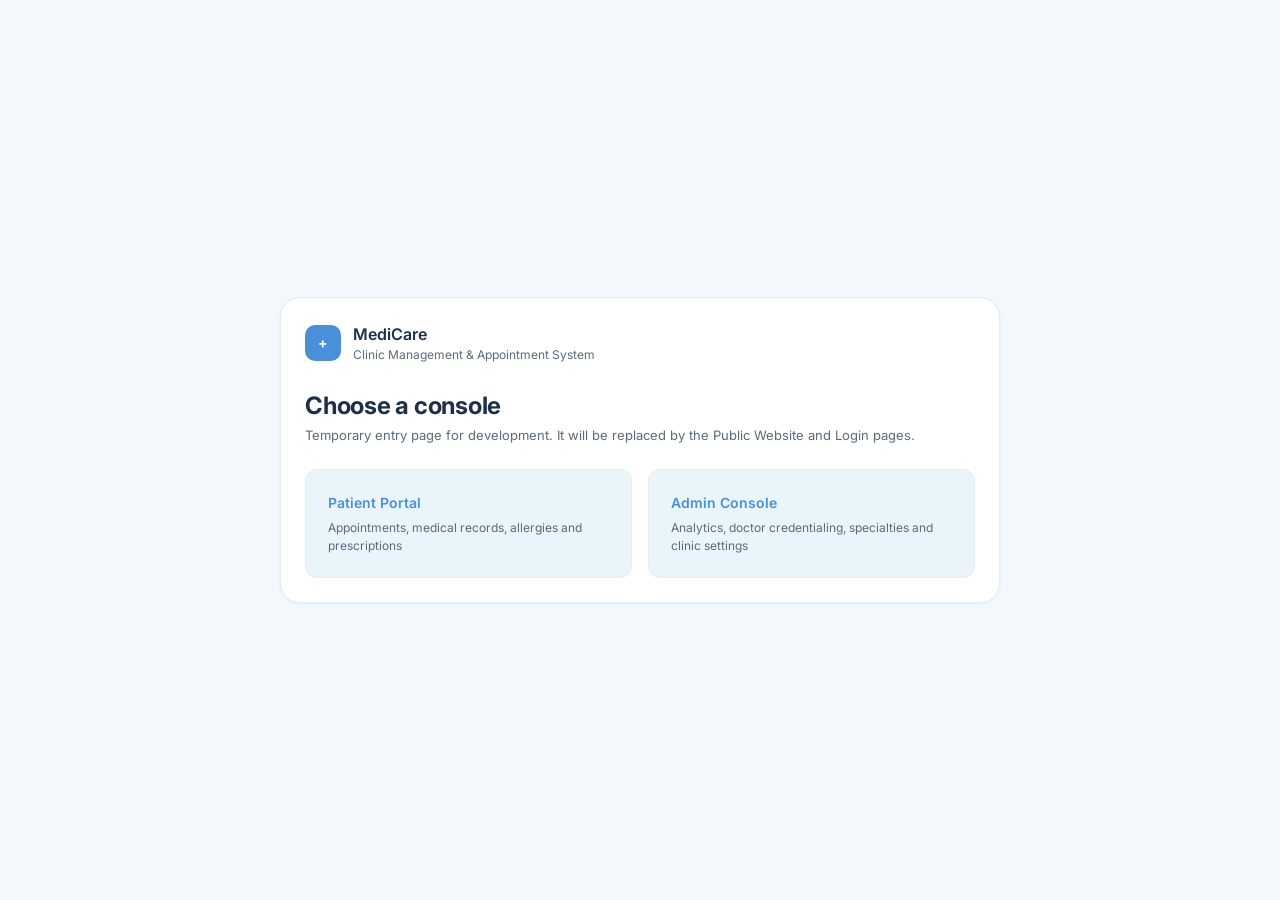
<file: Index.html>
<!doctype html>
<html lang="en">
  <head>
    <meta charset="UTF-8" />
    <meta name="viewport" content="width=device-width, initial-scale=1.0" />
    <title>MediCare | Clinic Management System</title>

    <link rel="preconnect" href="https://fonts.googleapis.com" />
    <link
      href="https://fonts.googleapis.com/css2?family=Inter:wght@400;500;600;700&display=swap"
      rel="stylesheet"
    />
    <link rel="stylesheet" href="Css/Style.css" />
  </head>
  <body>
    <main class="entry-page">
      <section class="card entry-card">
        <div class="card-body">
          <div class="entry-brand">
            <div class="brand-logo is-blue">+</div>
            <div>
              <div class="brand-name">MediCare</div>
              <div class="brand-sub">
                Clinic Management &amp; Appointment System
              </div>
            </div>
          </div>

          <h1 class="page-title">Choose a console</h1>
          <p class="page-sub">
            Temporary entry page for development. It will be replaced by the
            Public Website and Login pages.
          </p>

          <div class="entry-grid">
            <a class="action-tile entry-tile" href="Patient/Overview.html">
              <span class="action-title">Patient Portal</span>
              <span class="cell-muted"
                >Appointments, medical records, allergies and
                prescriptions</span
              >
            </a>

            <a class="action-tile entry-tile" href="Admin/Analytics.html">
              <span class="action-title">Admin Console</span>
              <span class="cell-muted"
                >Analytics, doctor credentialing, specialties and clinic
                settings</span
              >
            </a>
          </div>
        </div>
      </section>
    </main>
  </body>
</html>
</file>
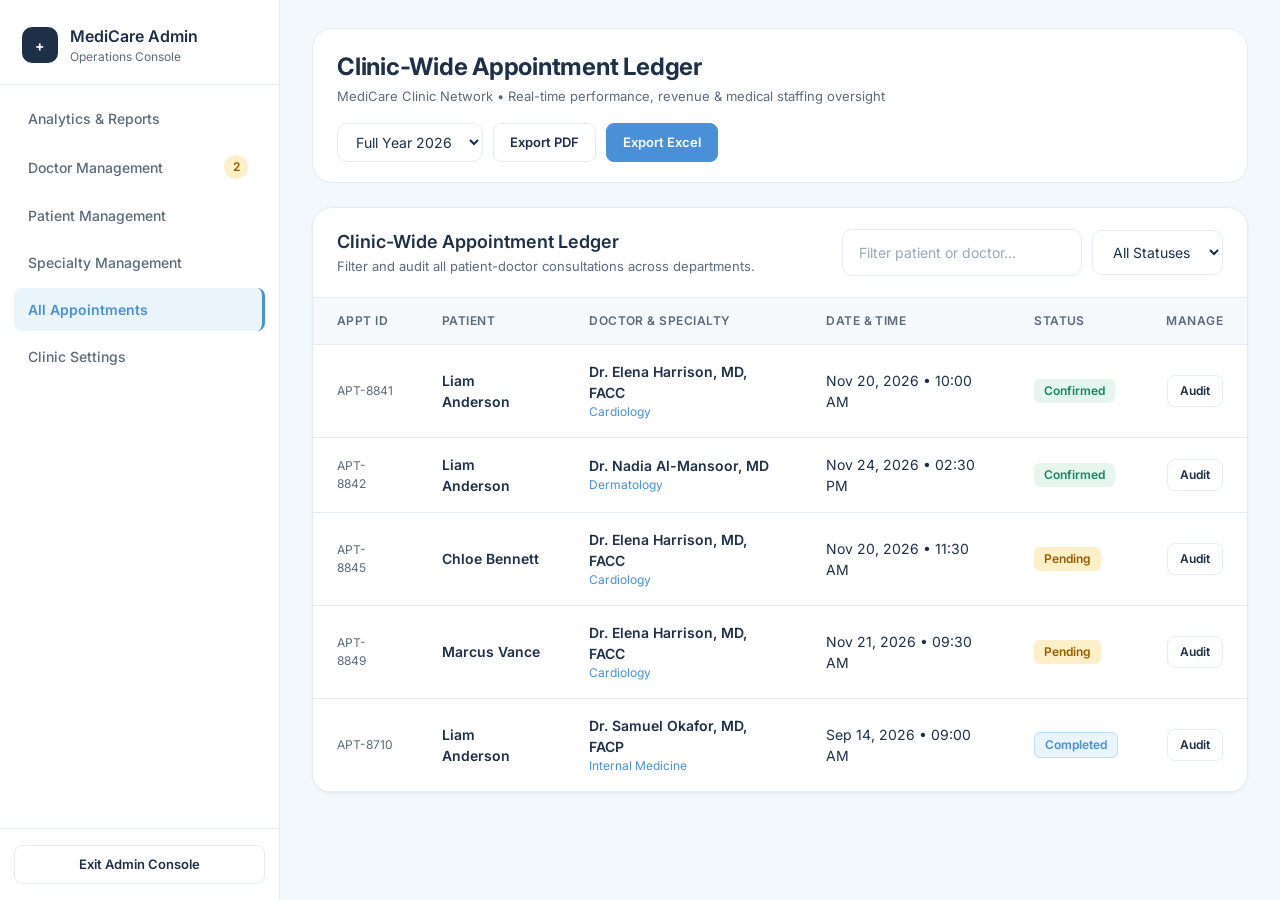
<file: Admin/All-Appointments.html>
<!doctype html>
<html lang="en">
  <head>
    <meta charset="UTF-8" />
    <meta name="viewport" content="width=device-width, initial-scale=1.0" />
    <title>All Appointments | MediCare Admin</title>

    <link rel="preconnect" href="https://fonts.googleapis.com" />
    <link
      href="https://fonts.googleapis.com/css2?family=Inter:wght@400;500;600;700&display=swap"
      rel="stylesheet"
    />
    <link rel="stylesheet" href="../Css/Style.css" />
  </head>
  <body>
    <div class="app">
      <!-- ===== Sidebar ===== -->
      <aside class="sidebar">
        <div class="brand">
          <div class="brand-logo">+</div>
          <div>
            <div class="brand-name">MediCare Admin</div>
            <div class="brand-sub">Operations Console</div>
          </div>
        </div>

        <nav class="nav">
          <a class="nav-link" href="Analytics.html">Analytics &amp; Reports</a>
          <a class="nav-link" href="Doctor.html"
            >Doctor Management <span class="nav-badge is-amber">2</span></a
          >
          <a class="nav-link" href="Patient.html">Patient Management</a>
          <a class="nav-link" href="Specialty.html">Specialty Management</a>
          <a class="nav-link active" href="All-Appointments.html"
            >All Appointments</a
          >
          <a class="nav-link" href="Clinic-Settings.html">Clinic Settings</a>
        </nav>

        <div class="sidebar-footer">
          <a class="btn btn-block" href="../Index.html">Exit Admin Console</a>
        </div>
      </aside>

      <!-- ===== Main content ===== -->
      <main class="main">
        <header class="page-header">
          <div>
            <h1 class="page-title">Clinic-Wide Appointment Ledger</h1>
            <p class="page-sub">
              MediCare Clinic Network • Real-time performance, revenue &amp;
              medical staffing oversight
            </p>
          </div>
          <div class="header-actions">
            <select class="select" aria-label="Reporting period">
              <option>Full Year 2026</option>
            </select>
            <button class="btn" type="button" data-export="pdf">
              Export PDF
            </button>
            <button class="btn btn-primary" type="button" data-export="excel">
              Export Excel
            </button>
          </div>
        </header>

        <section class="card">
          <div class="card-header">
            <div>
              <h2 class="card-title">Clinic-Wide Appointment Ledger</h2>
              <p class="card-sub">
                Filter and audit all patient-doctor consultations across
                departments.
              </p>
            </div>
            <div class="table-filters">
              <input
                class="input"
                id="appointmentSearch"
                type="text"
                placeholder="Filter patient or doctor..."
              />
              <select
                class="select"
                id="statusFilter"
                aria-label="Filter by status"
              >
                <option value="all">All Statuses</option>
                <option value="confirmed">Confirmed</option>
                <option value="pending">Pending</option>
                <option value="completed">Completed</option>
                <option value="cancelled">Cancelled</option>
              </select>
            </div>
          </div>

          <div class="table-wrap">
            <table class="table">
              <thead>
                <tr>
                  <th>Appt ID</th>
                  <th>Patient</th>
                  <th>Doctor &amp; Specialty</th>
                  <th>Date &amp; Time</th>
                  <th>Status</th>
                  <th class="col-actions">Manage</th>
                </tr>
              </thead>
              <tbody id="appointmentRows">
                <tr data-status="confirmed">
                  <td class="cell-muted">APT-8841</td>
                  <td class="cell-strong">Liam Anderson</td>
                  <td>
                    <div class="cell-strong">Dr. Elena Harrison, MD, FACC</div>
                    <div class="cell-sub">Cardiology</div>
                  </td>
                  <td>Nov 20, 2026 • 10:00 AM</td>
                  <td><span class="badge badge-confirmed">Confirmed</span></td>
                  <td class="col-actions">
                    <button class="btn btn-sm" type="button">Audit</button>
                  </td>
                </tr>
                <tr data-status="confirmed">
                  <td class="cell-muted">APT-8842</td>
                  <td class="cell-strong">Liam Anderson</td>
                  <td>
                    <div class="cell-strong">Dr. Nadia Al-Mansoor, MD</div>
                    <div class="cell-sub">Dermatology</div>
                  </td>
                  <td>Nov 24, 2026 • 02:30 PM</td>
                  <td><span class="badge badge-confirmed">Confirmed</span></td>
                  <td class="col-actions">
                    <button class="btn btn-sm" type="button">Audit</button>
                  </td>
                </tr>
                <tr data-status="pending">
                  <td class="cell-muted">APT-8845</td>
                  <td class="cell-strong">Chloe Bennett</td>
                  <td>
                    <div class="cell-strong">Dr. Elena Harrison, MD, FACC</div>
                    <div class="cell-sub">Cardiology</div>
                  </td>
                  <td>Nov 20, 2026 • 11:30 AM</td>
                  <td><span class="badge badge-pending">Pending</span></td>
                  <td class="col-actions">
                    <button class="btn btn-sm" type="button">Audit</button>
                  </td>
                </tr>
                <tr data-status="pending">
                  <td class="cell-muted">APT-8849</td>
                  <td class="cell-strong">Marcus Vance</td>
                  <td>
                    <div class="cell-strong">Dr. Elena Harrison, MD, FACC</div>
                    <div class="cell-sub">Cardiology</div>
                  </td>
                  <td>Nov 21, 2026 • 09:30 AM</td>
                  <td><span class="badge badge-pending">Pending</span></td>
                  <td class="col-actions">
                    <button class="btn btn-sm" type="button">Audit</button>
                  </td>
                </tr>
                <tr data-status="completed">
                  <td class="cell-muted">APT-8710</td>
                  <td class="cell-strong">Liam Anderson</td>
                  <td>
                    <div class="cell-strong">Dr. Samuel Okafor, MD, FACP</div>
                    <div class="cell-sub">Internal Medicine</div>
                  </td>
                  <td>Sep 14, 2026 • 09:00 AM</td>
                  <td><span class="badge badge-completed">Completed</span></td>
                  <td class="col-actions">
                    <button class="btn btn-sm" type="button">Audit</button>
                  </td>
                </tr>
                <tr id="appointmentEmpty" class="hidden">
                  <td colspan="6" class="cell-muted">
                    No appointments match your filters.
                  </td>
                </tr>
              </tbody>
            </table>
          </div>
        </section>
      </main>
    </div>

    <script src="../Js/Main.js"></script>
  </body>
</html>
</file>
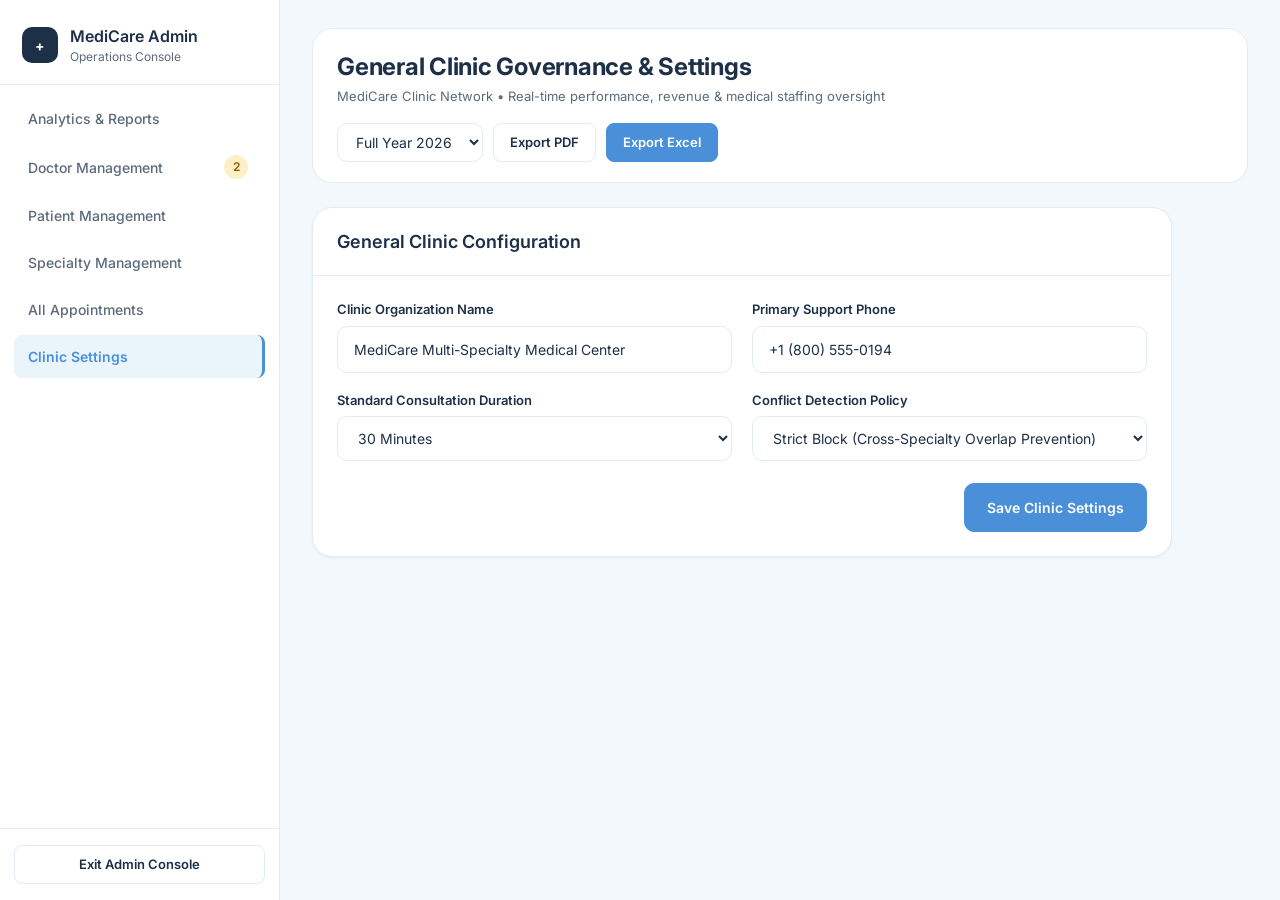
<file: Admin/Clinic-Settings.html>
<!doctype html>
<html lang="en">
  <head>
    <meta charset="UTF-8" />
    <meta name="viewport" content="width=device-width, initial-scale=1.0" />
    <title>Clinic Settings | MediCare Admin</title>

    <link rel="preconnect" href="https://fonts.googleapis.com" />
    <link
      href="https://fonts.googleapis.com/css2?family=Inter:wght@400;500;600;700&display=swap"
      rel="stylesheet"
    />
    <link rel="stylesheet" href="../Css/Style.css" />
  </head>
  <body>
    <div class="app">
      <!-- ===== Sidebar ===== -->
      <aside class="sidebar">
        <div class="brand">
          <div class="brand-logo">+</div>
          <div>
            <div class="brand-name">MediCare Admin</div>
            <div class="brand-sub">Operations Console</div>
          </div>
        </div>

        <nav class="nav">
          <a class="nav-link" href="Analytics.html">Analytics &amp; Reports</a>
          <a class="nav-link" href="Doctor.html"
            >Doctor Management <span class="nav-badge is-amber">2</span></a
          >
          <a class="nav-link" href="Patient.html">Patient Management</a>
          <a class="nav-link" href="Specialty.html">Specialty Management</a>
          <a class="nav-link" href="All-Appointments.html">All Appointments</a>
          <a class="nav-link active" href="Clinic-Settings.html"
            >Clinic Settings</a
          >
        </nav>

        <div class="sidebar-footer">
          <a class="btn btn-block" href="../Index.html">Exit Admin Console</a>
        </div>
      </aside>

      <!-- ===== Main content ===== -->
      <main class="main">
        <header class="page-header">
          <div>
            <h1 class="page-title">General Clinic Governance &amp; Settings</h1>
            <p class="page-sub">
              MediCare Clinic Network • Real-time performance, revenue &amp;
              medical staffing oversight
            </p>
          </div>
          <div class="header-actions">
            <select class="select" aria-label="Reporting period">
              <option>Full Year 2026</option>
            </select>
            <button class="btn" type="button" data-export="pdf">
              Export PDF
            </button>
            <button class="btn btn-primary" type="button" data-export="excel">
              Export Excel
            </button>
          </div>
        </header>

        <section class="card form-card">
          <div class="card-header">
            <h2 class="card-title">General Clinic Configuration</h2>
          </div>

          <form class="card-body" id="clinicSettingsForm">
            <div class="form-grid">
              <div class="field">
                <label for="clinicName">Clinic Organization Name</label>
                <input
                  class="input"
                  id="clinicName"
                  name="clinicName"
                  type="text"
                  value="MediCare Multi-Specialty Medical Center"
                  required
                />
              </div>

              <div class="field">
                <label for="supportPhone">Primary Support Phone</label>
                <input
                  class="input"
                  id="supportPhone"
                  name="supportPhone"
                  type="tel"
                  value="+1 (800) 555-0194"
                  required
                />
              </div>

              <div class="field">
                <label for="consultDuration"
                  >Standard Consultation Duration</label
                >
                <select
                  class="select"
                  id="consultDuration"
                  name="consultDuration"
                >
                  <option>15 Minutes</option>
                  <option>20 Minutes</option>
                  <option selected>30 Minutes</option>
                  <option>45 Minutes</option>
                  <option>60 Minutes</option>
                </select>
              </div>

              <div class="field">
                <label for="conflictPolicy">Conflict Detection Policy</label>
                <select
                  class="select"
                  id="conflictPolicy"
                  name="conflictPolicy"
                >
                  <option selected>
                    Strict Block (Cross-Specialty Overlap Prevention)
                  </option>
                  <option>Warn Only (Allow Override)</option>
                  <option>Disabled</option>
                </select>
              </div>
            </div>

            <div class="form-actions">
              <button class="btn btn-primary btn-lg" type="submit">
                Save Clinic Settings
              </button>
            </div>
          </form>
        </section>
      </main>
    </div>

    <script src="../Js/Main.js"></script>
  </body>
</html>
</file>
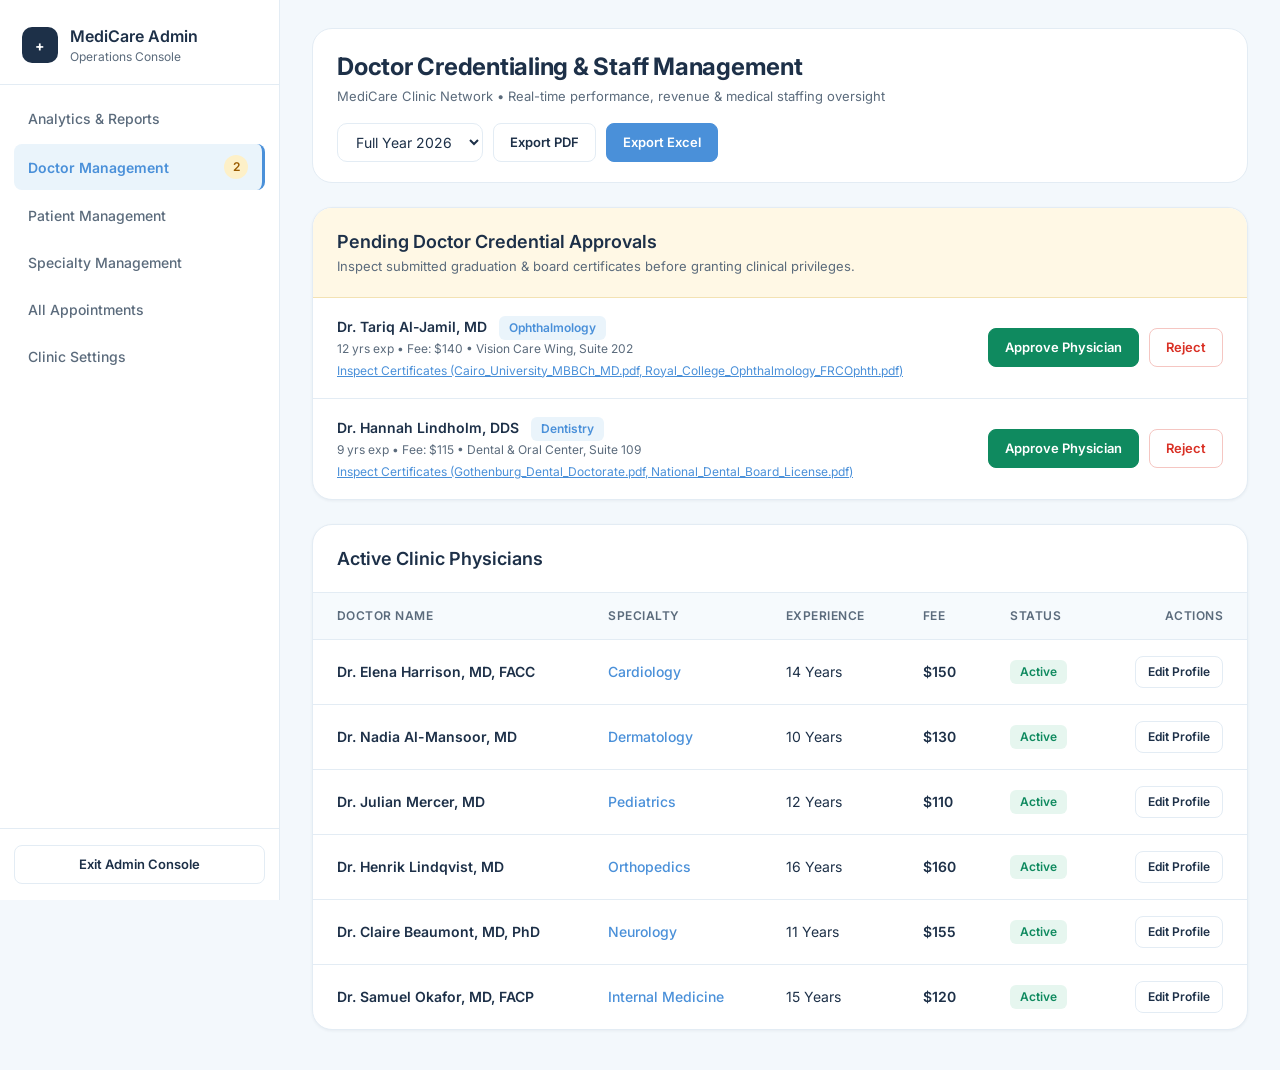
<file: Admin/Doctor.html>
<!doctype html>
<html lang="en">
  <head>
    <meta charset="UTF-8" />
    <meta name="viewport" content="width=device-width, initial-scale=1.0" />
    <title>Doctor Management | MediCare Admin</title>

    <link rel="preconnect" href="https://fonts.googleapis.com" />
    <link
      href="https://fonts.googleapis.com/css2?family=Inter:wght@400;500;600;700&display=swap"
      rel="stylesheet"
    />
    <link rel="stylesheet" href="../Css/Style.css" />
  </head>
  <body>
    <div class="app">
      <!-- ===== Sidebar ===== -->
      <aside class="sidebar">
        <div class="brand">
          <div class="brand-logo">+</div>
          <div>
            <div class="brand-name">MediCare Admin</div>
            <div class="brand-sub">Operations Console</div>
          </div>
        </div>

        <nav class="nav">
          <a class="nav-link" href="Analytics.html">Analytics &amp; Reports</a>
          <a class="nav-link active" href="Doctor.html"
            >Doctor Management
            <span class="nav-badge is-amber" id="pendingBadge">2</span></a
          >
          <a class="nav-link" href="Patient.html">Patient Management</a>
          <a class="nav-link" href="Specialty.html">Specialty Management</a>
          <a class="nav-link" href="All-Appointments.html">All Appointments</a>
          <a class="nav-link" href="Clinic-Settings.html">Clinic Settings</a>
        </nav>

        <div class="sidebar-footer">
          <a class="btn btn-block" href="../Index.html">Exit Admin Console</a>
        </div>
      </aside>

      <!-- ===== Main content ===== -->
      <main class="main">
        <header class="page-header">
          <div>
            <h1 class="page-title">
              Doctor Credentialing &amp; Staff Management
            </h1>
            <p class="page-sub">
              MediCare Clinic Network • Real-time performance, revenue &amp;
              medical staffing oversight
            </p>
          </div>
          <div class="header-actions">
            <select class="select" aria-label="Reporting period">
              <option>Full Year 2026</option>
            </select>
            <button class="btn" type="button" data-export="pdf">
              Export PDF
            </button>
            <button class="btn btn-primary" type="button" data-export="excel">
              Export Excel
            </button>
          </div>
        </header>

        <!-- Pending approvals -->
        <section class="card">
          <div class="card-header is-amber">
            <div>
              <h2 class="card-title">Pending Doctor Credential Approvals</h2>
              <p class="card-sub">
                Inspect submitted graduation &amp; board certificates before
                granting clinical privileges.
              </p>
            </div>
          </div>

          <div id="pendingList">
            <div
              class="pending-row"
              data-name="Dr. Tariq Al-Jamil, MD"
              data-specialty="Ophthalmology"
              data-years="12"
              data-fee="140"
            >
              <div>
                <div>
                  <span class="cell-strong">Dr. Tariq Al-Jamil, MD</span>
                  <span class="badge badge-specialty">Ophthalmology</span>
                </div>
                <div class="cell-muted">
                  12 yrs exp • Fee: $140 • Vision Care Wing, Suite 202
                </div>
                <a class="inspect-link" href="#"
                  >Inspect Certificates (Cairo_University_MBBCh_MD.pdf,
                  Royal_College_Ophthalmology_FRCOphth.pdf)</a
                >
              </div>
              <div class="pending-actions">
                <button class="btn btn-success js-approve" type="button">
                  Approve Physician
                </button>
                <button class="btn btn-danger-outline js-reject" type="button">
                  Reject
                </button>
              </div>
            </div>

            <div
              class="pending-row"
              data-name="Dr. Hannah Lindholm, DDS"
              data-specialty="Dentistry"
              data-years="9"
              data-fee="115"
            >
              <div>
                <div>
                  <span class="cell-strong">Dr. Hannah Lindholm, DDS</span>
                  <span class="badge badge-specialty">Dentistry</span>
                </div>
                <div class="cell-muted">
                  9 yrs exp • Fee: $115 • Dental &amp; Oral Center, Suite 109
                </div>
                <a class="inspect-link" href="#"
                  >Inspect Certificates (Gothenburg_Dental_Doctorate.pdf,
                  National_Dental_Board_License.pdf)</a
                >
              </div>
              <div class="pending-actions">
                <button class="btn btn-success js-approve" type="button">
                  Approve Physician
                </button>
                <button class="btn btn-danger-outline js-reject" type="button">
                  Reject
                </button>
              </div>
            </div>
          </div>
        </section>

        <!-- Active physicians -->
        <section class="card">
          <div class="card-header">
            <h2 class="card-title">Active Clinic Physicians</h2>
          </div>
          <div class="table-wrap">
            <table class="table">
              <thead>
                <tr>
                  <th>Doctor Name</th>
                  <th>Specialty</th>
                  <th>Experience</th>
                  <th>Fee</th>
                  <th>Status</th>
                  <th class="col-actions">Actions</th>
                </tr>
              </thead>
              <tbody id="activeDoctors">
                <tr>
                  <td class="cell-strong">Dr. Elena Harrison, MD, FACC</td>
                  <td class="cell-link">Cardiology</td>
                  <td>14 Years</td>
                  <td class="cell-strong">$150</td>
                  <td><span class="badge badge-active">Active</span></td>
                  <td class="col-actions">
                    <button class="btn btn-sm" type="button">
                      Edit Profile
                    </button>
                  </td>
                </tr>
                <tr>
                  <td class="cell-strong">Dr. Nadia Al-Mansoor, MD</td>
                  <td class="cell-link">Dermatology</td>
                  <td>10 Years</td>
                  <td class="cell-strong">$130</td>
                  <td><span class="badge badge-active">Active</span></td>
                  <td class="col-actions">
                    <button class="btn btn-sm" type="button">
                      Edit Profile
                    </button>
                  </td>
                </tr>
                <tr>
                  <td class="cell-strong">Dr. Julian Mercer, MD</td>
                  <td class="cell-link">Pediatrics</td>
                  <td>12 Years</td>
                  <td class="cell-strong">$110</td>
                  <td><span class="badge badge-active">Active</span></td>
                  <td class="col-actions">
                    <button class="btn btn-sm" type="button">
                      Edit Profile
                    </button>
                  </td>
                </tr>
                <tr>
                  <td class="cell-strong">Dr. Henrik Lindqvist, MD</td>
                  <td class="cell-link">Orthopedics</td>
                  <td>16 Years</td>
                  <td class="cell-strong">$160</td>
                  <td><span class="badge badge-active">Active</span></td>
                  <td class="col-actions">
                    <button class="btn btn-sm" type="button">
                      Edit Profile
                    </button>
                  </td>
                </tr>
                <tr>
                  <td class="cell-strong">Dr. Claire Beaumont, MD, PhD</td>
                  <td class="cell-link">Neurology</td>
                  <td>11 Years</td>
                  <td class="cell-strong">$155</td>
                  <td><span class="badge badge-active">Active</span></td>
                  <td class="col-actions">
                    <button class="btn btn-sm" type="button">
                      Edit Profile
                    </button>
                  </td>
                </tr>
                <tr>
                  <td class="cell-strong">Dr. Samuel Okafor, MD, FACP</td>
                  <td class="cell-link">Internal Medicine</td>
                  <td>15 Years</td>
                  <td class="cell-strong">$120</td>
                  <td><span class="badge badge-active">Active</span></td>
                  <td class="col-actions">
                    <button class="btn btn-sm" type="button">
                      Edit Profile
                    </button>
                  </td>
                </tr>
              </tbody>
            </table>
          </div>
        </section>
      </main>
    </div>

    <script src="../Js/Main.js"></script>
  </body>
</html>
</file>
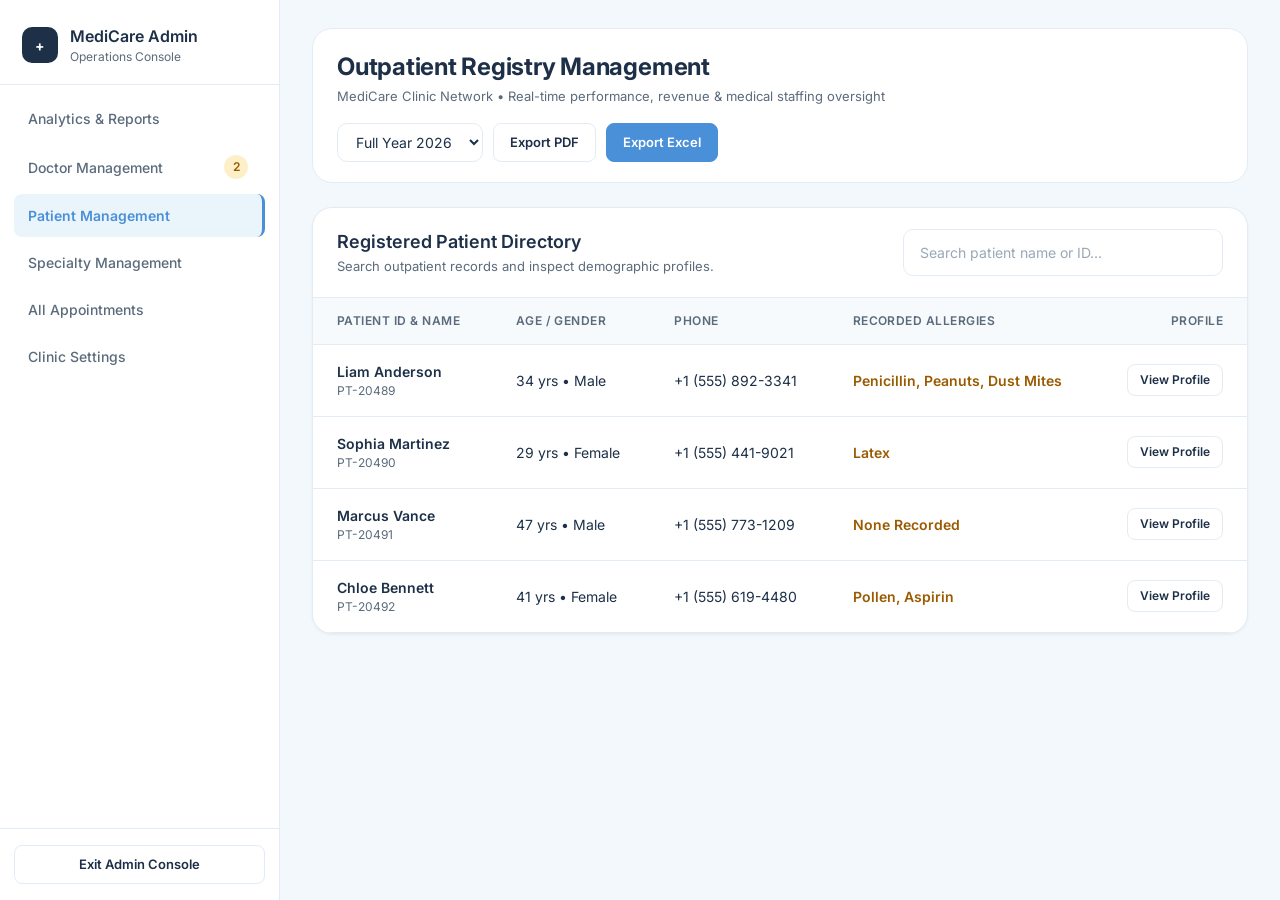
<file: Admin/Patient.html>
<!doctype html>
<html lang="en">
  <head>
    <meta charset="UTF-8" />
    <meta name="viewport" content="width=device-width, initial-scale=1.0" />
    <title>Patient Management | MediCare Admin</title>

    <link rel="preconnect" href="https://fonts.googleapis.com" />
    <link
      href="https://fonts.googleapis.com/css2?family=Inter:wght@400;500;600;700&display=swap"
      rel="stylesheet"
    />
    <link rel="stylesheet" href="../Css/Style.css" />
  </head>
  <body>
    <div class="app">
      <!-- ===== Sidebar ===== -->
      <aside class="sidebar">
        <div class="brand">
          <div class="brand-logo">+</div>
          <div>
            <div class="brand-name">MediCare Admin</div>
            <div class="brand-sub">Operations Console</div>
          </div>
        </div>

        <nav class="nav">
          <a class="nav-link" href="Analytics.html">Analytics &amp; Reports</a>
          <a class="nav-link" href="Doctor.html"
            >Doctor Management <span class="nav-badge is-amber">2</span></a
          >
          <a class="nav-link active" href="Patient.html">Patient Management</a>
          <a class="nav-link" href="Specialty.html">Specialty Management</a>
          <a class="nav-link" href="All-Appointments.html">All Appointments</a>
          <a class="nav-link" href="Clinic-Settings.html">Clinic Settings</a>
        </nav>

        <div class="sidebar-footer">
          <a class="btn btn-block" href="../Index.html">Exit Admin Console</a>
        </div>
      </aside>

      <!-- ===== Main content ===== -->
      <main class="main">
        <header class="page-header">
          <div>
            <h1 class="page-title">Outpatient Registry Management</h1>
            <p class="page-sub">
              MediCare Clinic Network • Real-time performance, revenue &amp;
              medical staffing oversight
            </p>
          </div>
          <div class="header-actions">
            <select class="select" aria-label="Reporting period">
              <option>Full Year 2026</option>
            </select>
            <button class="btn" type="button" data-export="pdf">
              Export PDF
            </button>
            <button class="btn btn-primary" type="button" data-export="excel">
              Export Excel
            </button>
          </div>
        </header>

        <section class="card">
          <div class="card-header">
            <div>
              <h2 class="card-title">Registered Patient Directory</h2>
              <p class="card-sub">
                Search outpatient records and inspect demographic profiles.
              </p>
            </div>
            <input
              class="input table-search"
              id="patientSearch"
              type="text"
              placeholder="Search patient name or ID..."
            />
          </div>

          <div class="table-wrap">
            <table class="table">
              <thead>
                <tr>
                  <th>Patient ID &amp; Name</th>
                  <th>Age / Gender</th>
                  <th>Phone</th>
                  <th>Recorded Allergies</th>
                  <th class="col-actions">Profile</th>
                </tr>
              </thead>
              <tbody id="patientRows">
                <tr>
                  <td>
                    <div class="cell-strong">Liam Anderson</div>
                    <div class="cell-muted">PT-20489</div>
                  </td>
                  <td>34 yrs • Male</td>
                  <td>+1 (555) 892-3341</td>
                  <td class="allergy-text">Penicillin, Peanuts, Dust Mites</td>
                  <td class="col-actions">
                    <button class="btn btn-sm" type="button">
                      View Profile
                    </button>
                  </td>
                </tr>
                <tr>
                  <td>
                    <div class="cell-strong">Sophia Martinez</div>
                    <div class="cell-muted">PT-20490</div>
                  </td>
                  <td>29 yrs • Female</td>
                  <td>+1 (555) 441-9021</td>
                  <td class="allergy-text">Latex</td>
                  <td class="col-actions">
                    <button class="btn btn-sm" type="button">
                      View Profile
                    </button>
                  </td>
                </tr>
                <tr>
                  <td>
                    <div class="cell-strong">Marcus Vance</div>
                    <div class="cell-muted">PT-20491</div>
                  </td>
                  <td>47 yrs • Male</td>
                  <td>+1 (555) 773-1209</td>
                  <td class="allergy-text">None Recorded</td>
                  <td class="col-actions">
                    <button class="btn btn-sm" type="button">
                      View Profile
                    </button>
                  </td>
                </tr>
                <tr>
                  <td>
                    <div class="cell-strong">Chloe Bennett</div>
                    <div class="cell-muted">PT-20492</div>
                  </td>
                  <td>41 yrs • Female</td>
                  <td>+1 (555) 619-4480</td>
                  <td class="allergy-text">Pollen, Aspirin</td>
                  <td class="col-actions">
                    <button class="btn btn-sm" type="button">
                      View Profile
                    </button>
                  </td>
                </tr>
                <tr id="patientEmpty" class="hidden">
                  <td colspan="5" class="cell-muted">
                    No patients match your search.
                  </td>
                </tr>
              </tbody>
            </table>
          </div>
        </section>
      </main>
    </div>

    <script src="../Js/Main.js"></script>
  </body>
</html>
</file>
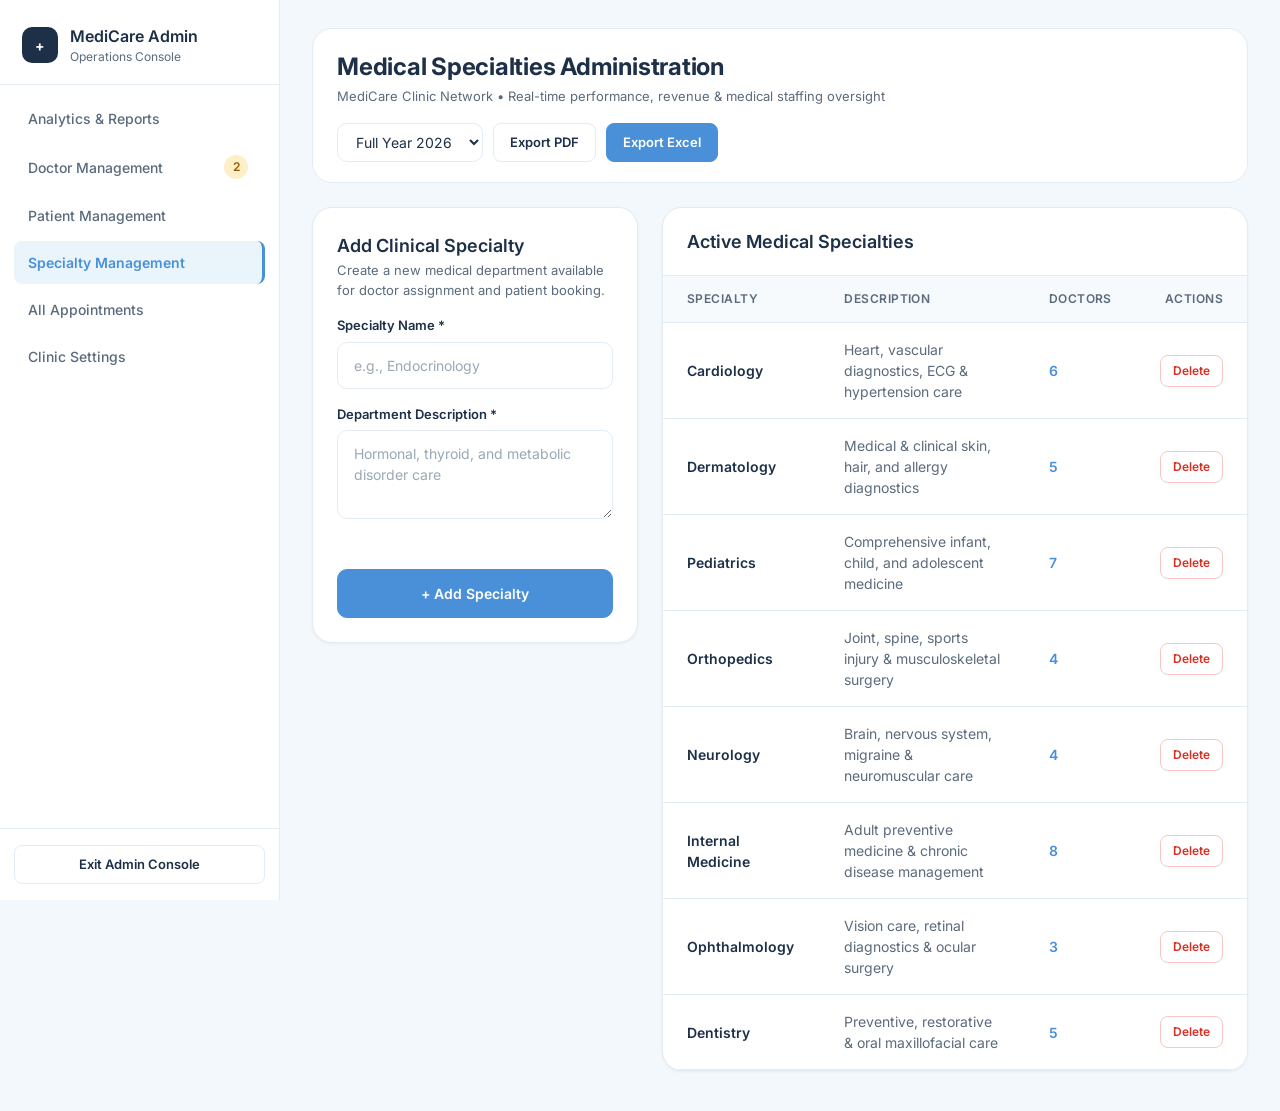
<file: Admin/Specialty.html>
<!doctype html>
<html lang="en">
  <head>
    <meta charset="UTF-8" />
    <meta name="viewport" content="width=device-width, initial-scale=1.0" />
    <title>Specialty Management | MediCare Admin</title>

    <link rel="preconnect" href="https://fonts.googleapis.com" />
    <link
      href="https://fonts.googleapis.com/css2?family=Inter:wght@400;500;600;700&display=swap"
      rel="stylesheet"
    />
    <link rel="stylesheet" href="../Css/Style.css" />
  </head>
  <body>
    <div class="app">
      <!-- ===== Sidebar ===== -->
      <aside class="sidebar">
        <div class="brand">
          <div class="brand-logo">+</div>
          <div>
            <div class="brand-name">MediCare Admin</div>
            <div class="brand-sub">Operations Console</div>
          </div>
        </div>

        <nav class="nav">
          <a class="nav-link" href="Analytics.html">Analytics &amp; Reports</a>
          <a class="nav-link" href="Doctor.html"
            >Doctor Management <span class="nav-badge is-amber">2</span></a
          >
          <a class="nav-link" href="Patient.html">Patient Management</a>
          <a class="nav-link active" href="Specialty.html"
            >Specialty Management</a
          >
          <a class="nav-link" href="All-Appointments.html">All Appointments</a>
          <a class="nav-link" href="Clinic-Settings.html">Clinic Settings</a>
        </nav>

        <div class="sidebar-footer">
          <a class="btn btn-block" href="../Index.html">Exit Admin Console</a>
        </div>
      </aside>

      <!-- ===== Main content ===== -->
      <main class="main">
        <header class="page-header">
          <div>
            <h1 class="page-title">Medical Specialties Administration</h1>
            <p class="page-sub">
              MediCare Clinic Network • Real-time performance, revenue &amp;
              medical staffing oversight
            </p>
          </div>
          <div class="header-actions">
            <select class="select" aria-label="Reporting period">
              <option>Full Year 2026</option>
            </select>
            <button class="btn" type="button" data-export="pdf">
              Export PDF
            </button>
            <button class="btn btn-primary" type="button" data-export="excel">
              Export Excel
            </button>
          </div>
        </header>

        <section class="specialty-grid">
          <!-- Add specialty -->
          <div class="card">
            <form class="card-body stack" id="specialtyForm">
              <div>
                <h2 class="card-title">Add Clinical Specialty</h2>
                <p class="card-sub">
                  Create a new medical department available for doctor
                  assignment and patient booking.
                </p>
              </div>

              <div class="field">
                <label for="specialtyName">Specialty Name *</label>
                <input
                  class="input"
                  id="specialtyName"
                  type="text"
                  placeholder="e.g., Endocrinology"
                  required
                />
              </div>

              <div class="field">
                <label for="specialtyDesc">Department Description *</label>
                <textarea
                  class="textarea"
                  id="specialtyDesc"
                  rows="3"
                  placeholder="Hormonal, thyroid, and metabolic disorder care"
                  required
                ></textarea>
              </div>

              <p class="form-error" id="specialtyError" role="alert"></p>

              <button class="btn btn-primary btn-lg btn-block" type="submit">
                + Add Specialty
              </button>
            </form>
          </div>

          <!-- Specialties table -->
          <div class="card">
            <div class="card-header">
              <h2 class="card-title">Active Medical Specialties</h2>
            </div>
            <div class="table-wrap">
              <table class="table">
                <thead>
                  <tr>
                    <th>Specialty</th>
                    <th>Description</th>
                    <th>Doctors</th>
                    <th class="col-actions">Actions</th>
                  </tr>
                </thead>
                <tbody id="specialtyRows">
                  <tr
                    class="specialty-row"
                    data-name="Cardiology"
                    data-doctors="6"
                  >
                    <td class="cell-strong">Cardiology</td>
                    <td class="cell-desc">
                      Heart, vascular diagnostics, ECG &amp; hypertension care
                    </td>
                    <td class="doctor-count">6</td>
                    <td class="col-actions">
                      <button
                        class="btn btn-sm btn-danger-outline js-delete"
                        type="button"
                      >
                        Delete
                      </button>
                    </td>
                  </tr>
                  <tr
                    class="specialty-row"
                    data-name="Dermatology"
                    data-doctors="5"
                  >
                    <td class="cell-strong">Dermatology</td>
                    <td class="cell-desc">
                      Medical &amp; clinical skin, hair, and allergy diagnostics
                    </td>
                    <td class="doctor-count">5</td>
                    <td class="col-actions">
                      <button
                        class="btn btn-sm btn-danger-outline js-delete"
                        type="button"
                      >
                        Delete
                      </button>
                    </td>
                  </tr>
                  <tr
                    class="specialty-row"
                    data-name="Pediatrics"
                    data-doctors="7"
                  >
                    <td class="cell-strong">Pediatrics</td>
                    <td class="cell-desc">
                      Comprehensive infant, child, and adolescent medicine
                    </td>
                    <td class="doctor-count">7</td>
                    <td class="col-actions">
                      <button
                        class="btn btn-sm btn-danger-outline js-delete"
                        type="button"
                      >
                        Delete
                      </button>
                    </td>
                  </tr>
                  <tr
                    class="specialty-row"
                    data-name="Orthopedics"
                    data-doctors="4"
                  >
                    <td class="cell-strong">Orthopedics</td>
                    <td class="cell-desc">
                      Joint, spine, sports injury &amp; musculoskeletal surgery
                    </td>
                    <td class="doctor-count">4</td>
                    <td class="col-actions">
                      <button
                        class="btn btn-sm btn-danger-outline js-delete"
                        type="button"
                      >
                        Delete
                      </button>
                    </td>
                  </tr>
                  <tr
                    class="specialty-row"
                    data-name="Neurology"
                    data-doctors="4"
                  >
                    <td class="cell-strong">Neurology</td>
                    <td class="cell-desc">
                      Brain, nervous system, migraine &amp; neuromuscular care
                    </td>
                    <td class="doctor-count">4</td>
                    <td class="col-actions">
                      <button
                        class="btn btn-sm btn-danger-outline js-delete"
                        type="button"
                      >
                        Delete
                      </button>
                    </td>
                  </tr>
                  <tr
                    class="specialty-row"
                    data-name="Internal Medicine"
                    data-doctors="8"
                  >
                    <td class="cell-strong">Internal Medicine</td>
                    <td class="cell-desc">
                      Adult preventive medicine &amp; chronic disease management
                    </td>
                    <td class="doctor-count">8</td>
                    <td class="col-actions">
                      <button
                        class="btn btn-sm btn-danger-outline js-delete"
                        type="button"
                      >
                        Delete
                      </button>
                    </td>
                  </tr>
                  <tr
                    class="specialty-row"
                    data-name="Ophthalmology"
                    data-doctors="3"
                  >
                    <td class="cell-strong">Ophthalmology</td>
                    <td class="cell-desc">
                      Vision care, retinal diagnostics &amp; ocular surgery
                    </td>
                    <td class="doctor-count">3</td>
                    <td class="col-actions">
                      <button
                        class="btn btn-sm btn-danger-outline js-delete"
                        type="button"
                      >
                        Delete
                      </button>
                    </td>
                  </tr>
                  <tr
                    class="specialty-row"
                    data-name="Dentistry"
                    data-doctors="5"
                  >
                    <td class="cell-strong">Dentistry</td>
                    <td class="cell-desc">
                      Preventive, restorative &amp; oral maxillofacial care
                    </td>
                    <td class="doctor-count">5</td>
                    <td class="col-actions">
                      <button
                        class="btn btn-sm btn-danger-outline js-delete"
                        type="button"
                      >
                        Delete
                      </button>
                    </td>
                  </tr>
                  <tr id="specialtyEmpty" class="hidden">
                    <td colspan="4" class="cell-muted">
                      No specialties found. Add one using the form.
                    </td>
                  </tr>
                </tbody>
              </table>
            </div>
          </div>
        </section>
      </main>
    </div>

    <script src="../Js/Main.js"></script>
  </body>
</html>
</file>
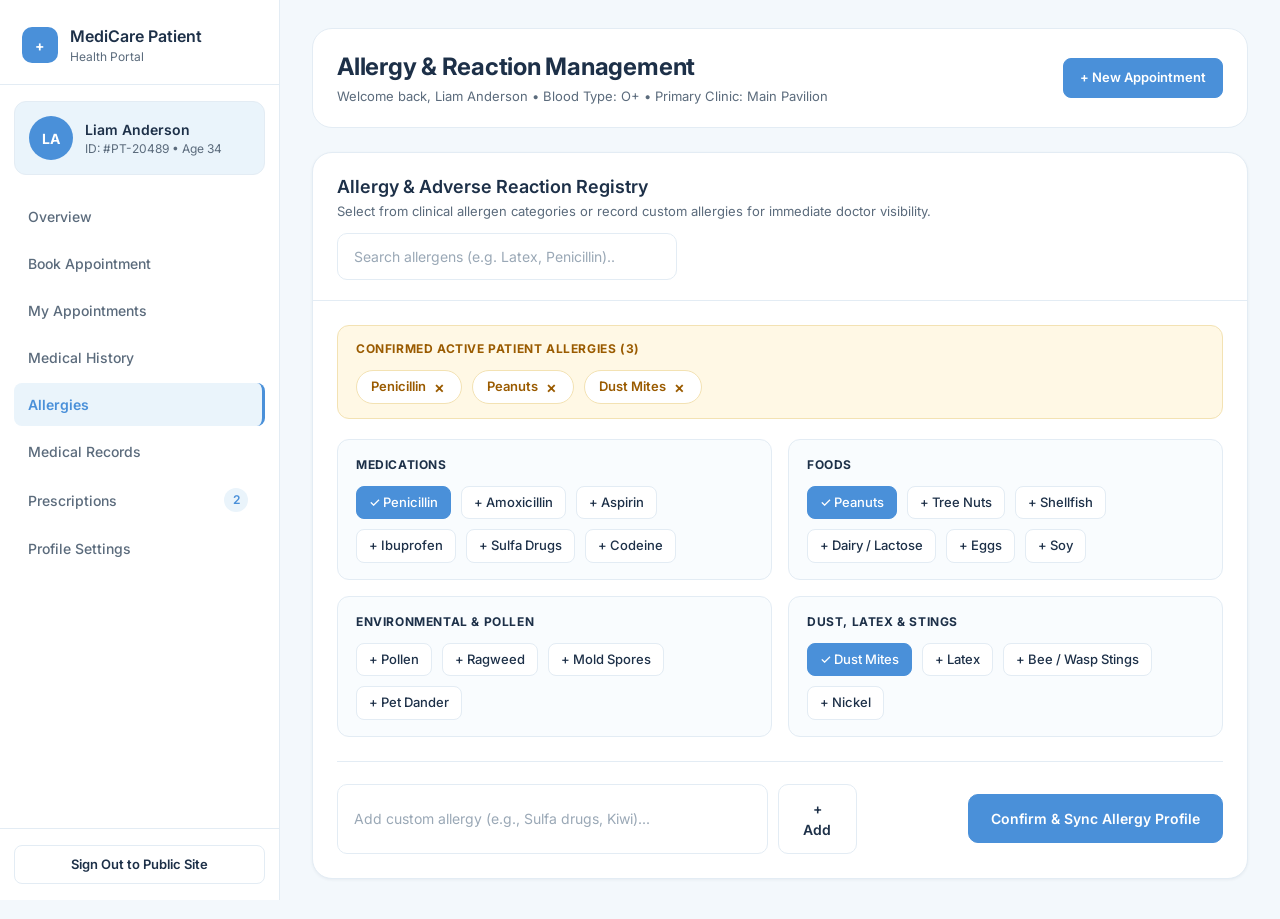
<file: Patient/Allergies.html>
<!doctype html>
<html lang="en">
  <head>
    <meta charset="UTF-8" />
    <meta name="viewport" content="width=device-width, initial-scale=1.0" />
    <title>Allergies | MediCare</title>

    <link rel="preconnect" href="https://fonts.googleapis.com" />
    <link
      href="https://fonts.googleapis.com/css2?family=Inter:wght@400;500;600;700&display=swap"
      rel="stylesheet"
    />
    <link rel="stylesheet" href="../Css/Style.css" />
  </head>
  <body>
    <div class="app">
      <!-- ===== Sidebar ===== -->
      <aside class="sidebar">
        <div class="brand">
          <div class="brand-logo is-blue">+</div>
          <div>
            <div class="brand-name">MediCare Patient</div>
            <div class="brand-sub">Health Portal</div>
          </div>
        </div>

        <div class="profile-card">
          <div class="avatar">LA</div>
          <div>
            <div class="profile-name">Liam Anderson</div>
            <div class="profile-meta">ID: #PT-20489 • Age 34</div>
          </div>
        </div>

        <nav class="nav">
          <a class="nav-link" href="Overview.html">Overview</a>
          <a class="nav-link" href="Book-appointment.html">Book Appointment</a>
          <a class="nav-link" href="MyAppointments.html">My Appointments</a>
          <a class="nav-link" href="Medical-History.html">Medical History</a>
          <a class="nav-link active" href="Allergies.html">Allergies</a>
          <a class="nav-link" href="Medical-Records.html">Medical Records</a>
          <a class="nav-link" href="Prescriptions.html"
            >Prescriptions <span class="nav-badge">2</span></a
          >
          <a class="nav-link" href="Profile-Settings.html">Profile Settings</a>
        </nav>

        <div class="sidebar-footer">
          <a class="btn btn-block" href="../Index.html"
            >Sign Out to Public Site</a
          >
        </div>
      </aside>

      <!-- ===== Main content ===== -->
      <main class="main" id="allergyPage">
        <header class="page-header">
          <div>
            <h1 class="page-title">Allergy &amp; Reaction Management</h1>
            <p class="page-sub">
              Welcome back, Liam Anderson • Blood Type: O+ • Primary Clinic:
              Main Pavilion
            </p>
          </div>
          <div class="header-actions">
            <a class="btn btn-primary" href="Book-appointment.html"
              >+ New Appointment</a
            >
          </div>
        </header>

        <section class="card">
          <div class="card-header">
            <div>
              <h2 class="card-title">
                Allergy &amp; Adverse Reaction Registry
              </h2>
              <p class="card-sub">
                Select from clinical allergen categories or record custom
                allergies for immediate doctor visibility.
              </p>
            </div>
            <input
              class="input allergy-search"
              id="allergySearch"
              type="text"
              placeholder="Search allergens (e.g. Latex, Penicillin).."
            />
          </div>

          <div class="card-body">
            <!-- Active allergies -->
            <div class="alert-warning allergy-active">
              <div class="alert-title">
                Confirmed Active Patient Allergies (<span id="activeCount"
                  >0</span
                >)
              </div>
              <div class="chip-list" id="activeAllergies"></div>
            </div>

            <!-- Categories (rendered by Main.js) -->
            <div class="allergy-categories" id="allergyCategories"></div>

            <!-- Custom allergy + sync -->
            <div class="allergy-footer">
              <div class="custom-add">
                <input
                  class="input"
                  id="customAllergy"
                  type="text"
                  placeholder="Add custom allergy (e.g., Sulfa drugs, Kiwi)..."
                />
                <button class="btn btn-lg" id="addCustomBtn" type="button">
                  + Add
                </button>
              </div>
              <button class="btn btn-primary btn-lg" id="syncBtn" type="button">
                Confirm &amp; Sync Allergy Profile
              </button>
            </div>
          </div>
        </section>
      </main>
    </div>

    <script src="../Js/Main.js"></script>
  </body>
</html>
</file>
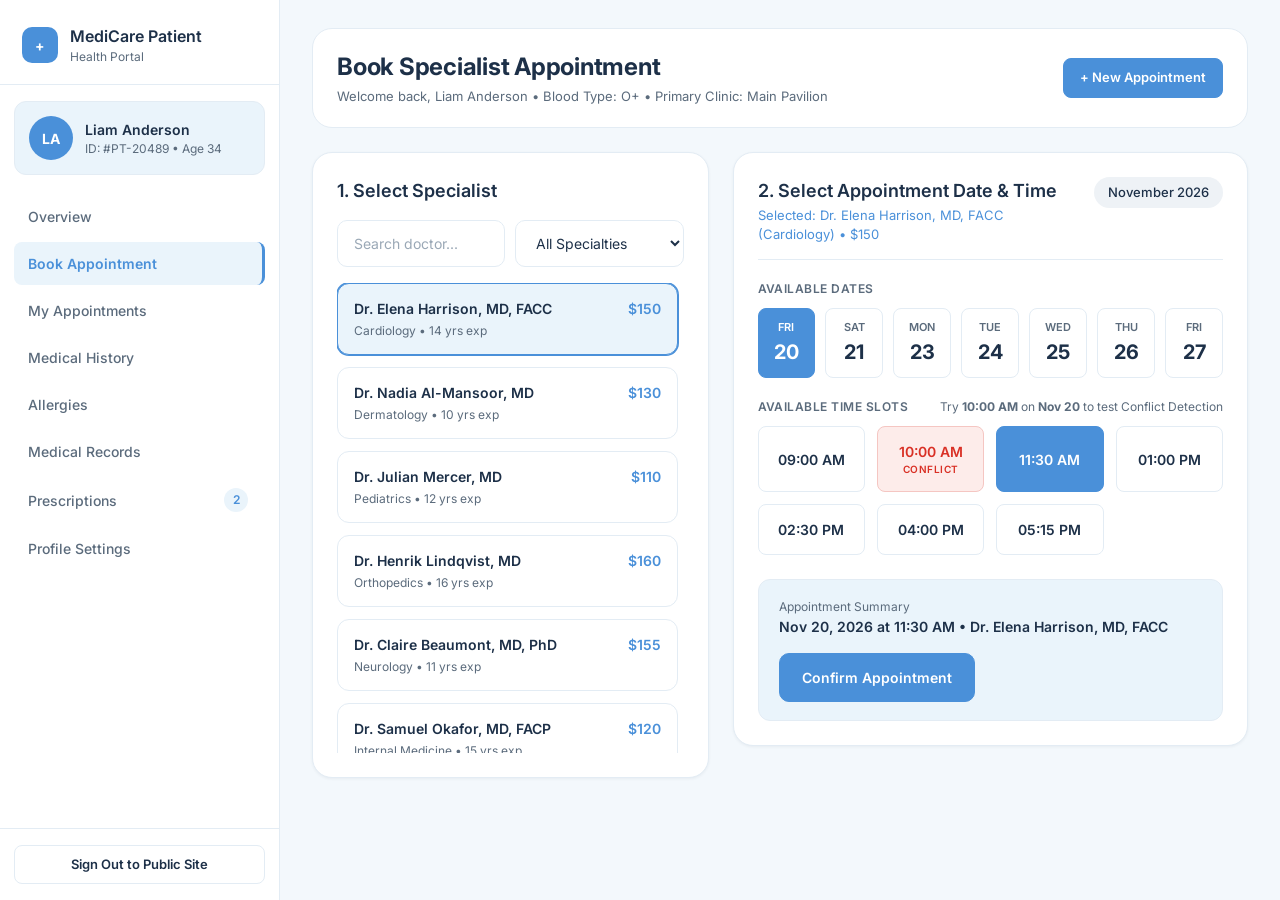
<file: Patient/Book-appointment.html>
<!DOCTYPE html>
<html lang="en">
<head>
  <meta charset="UTF-8">
  <meta name="viewport" content="width=device-width, initial-scale=1.0">
  <title>Book Appointment | MediCare</title>

  <link rel="preconnect" href="https://fonts.googleapis.com">
  <link href="https://fonts.googleapis.com/css2?family=Inter:wght@400;500;600;700&display=swap" rel="stylesheet">
  <link rel="stylesheet" href="../Css/Style.css">
</head>
<body>
  <div class="app">

    <!-- ===== Sidebar ===== -->
    <aside class="sidebar">
      <div class="brand">
        <div class="brand-logo is-blue">+</div>
        <div>
          <div class="brand-name">MediCare Patient</div>
          <div class="brand-sub">Health Portal</div>
        </div>
      </div>

      <div class="profile-card">
        <div class="avatar">LA</div>
        <div>
          <div class="profile-name">Liam Anderson</div>
          <div class="profile-meta">ID: #PT-20489 • Age 34</div>
        </div>
      </div>

      <nav class="nav">
        <a class="nav-link" href="Overview.html">Overview</a>
        <a class="nav-link active" href="Book-appointment.html">Book Appointment</a>
        <a class="nav-link" href="MyAppointments.html">My Appointments</a>
        <a class="nav-link" href="Medical-History.html">Medical History</a>
        <a class="nav-link" href="Allergies.html">Allergies</a>
        <a class="nav-link" href="Medical-Records.html">Medical Records</a>
        <a class="nav-link" href="Prescriptions.html">Prescriptions <span class="nav-badge">2</span></a>
        <a class="nav-link" href="Profile-Settings.html">Profile Settings</a>
      </nav>

      <div class="sidebar-footer">
        <a class="btn btn-block" href="../Index.html">Sign Out to Public Site</a>
      </div>
    </aside>

    <!-- ===== Main content ===== -->
    <main class="main" id="bookingPage">

      <header class="page-header">
        <div>
          <h1 class="page-title">Book Specialist Appointment</h1>
          <p class="page-sub">Welcome back, Liam Anderson • Blood Type: O+ • Primary Clinic: Main Pavilion</p>
        </div>
        <div class="header-actions">
          <a class="btn btn-primary" href="Book-appointment.html">+ New Appointment</a>
        </div>
      </header>

      <section class="booking-grid">

        <!-- Step 1: doctor -->
        <div class="card">
          <div class="card-body">
            <h2 class="card-title">1. Select Specialist</h2>

            <div class="filters">
              <input class="input" id="doctorSearch" type="text" placeholder="Search doctor...">
              <select class="select" id="specialtyFilter">
                <option value="all">All Specialties</option>
                <option>Cardiology</option>
                <option>Dermatology</option>
                <option>Pediatrics</option>
                <option>Orthopedics</option>
                <option>Neurology</option>
                <option>Internal Medicine</option>
              </select>
            </div>

            <div class="doctor-list" id="doctorList"></div>
          </div>
        </div>

        <!-- Step 2: date & time -->
        <div class="card">
          <div class="card-body">
            <div class="booking-head">
              <div>
                <h2 class="card-title">2. Select Appointment Date &amp; Time</h2>
                <p class="selected-line" id="selectedLine"></p>
              </div>
              <span class="pill">November 2026</span>
            </div>
            <hr class="divider">

            <div class="section-label">Available Dates</div>
            <div class="date-list" id="dateList"></div>

            <div class="section-label slots-label">
              <span>Available Time Slots</span>
              <span class="hint">Try <strong>10:00 AM</strong> on <strong>Nov 20</strong> to test Conflict Detection</span>
            </div>
            <div class="slot-list" id="slotList"></div>

            <div class="summary" id="summaryBox">
              <div>
                <div class="cell-muted">Appointment Summary</div>
                <div class="summary-text" id="summaryText"></div>
              </div>
              <button class="btn btn-primary btn-lg" id="confirmBtn" type="button">Confirm Appointment</button>
            </div>
          </div>
        </div>

      </section>
    </main>
  </div>

  <script src="../Js/Main.js"></script>
</body>
</html>
</file>
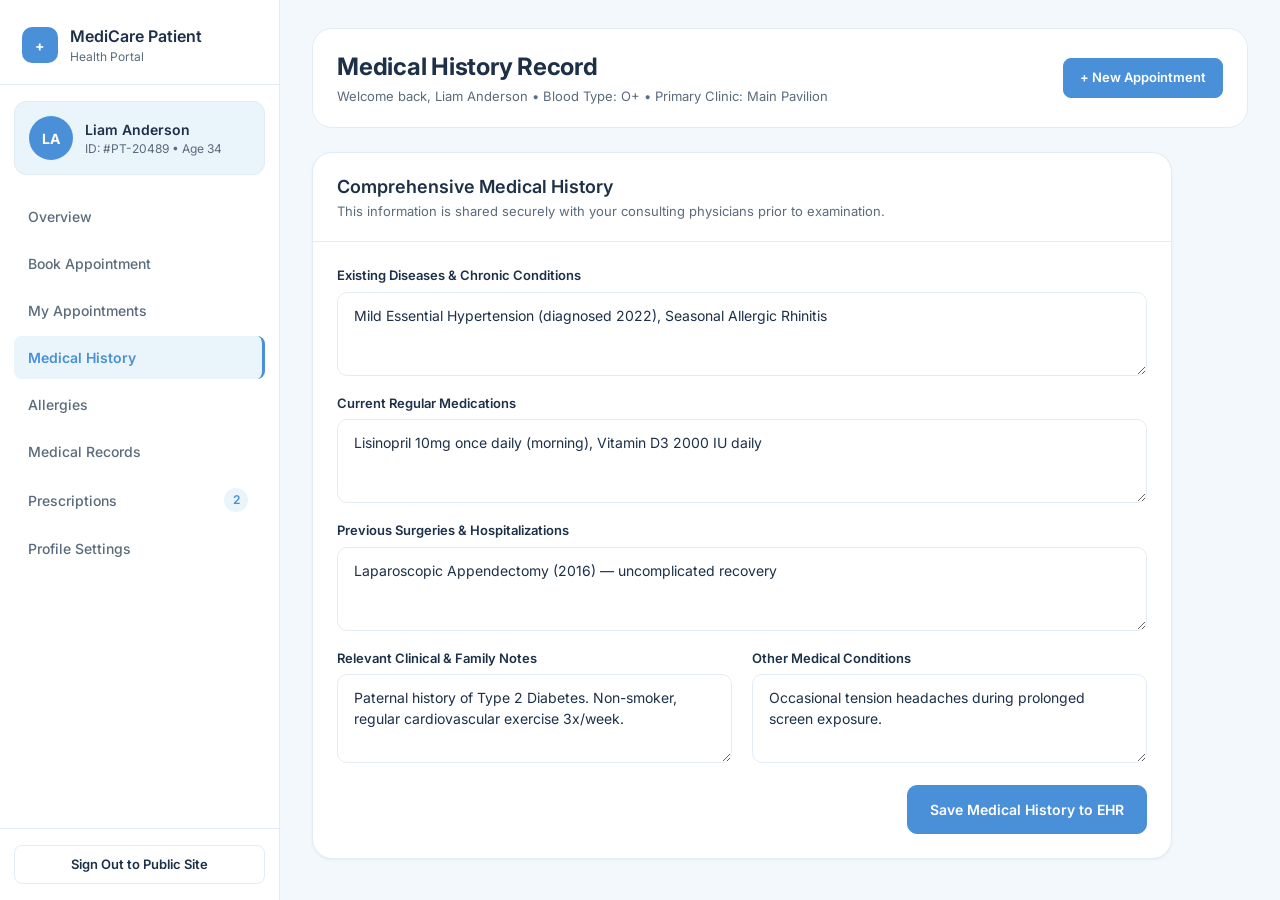
<file: Patient/Medical-History.html>
<!doctype html>
<html lang="en">
  <head>
    <meta charset="UTF-8" />
    <meta name="viewport" content="width=device-width, initial-scale=1.0" />
    <title>Medical History | MediCare</title>

    <link rel="preconnect" href="https://fonts.googleapis.com" />
    <link
      href="https://fonts.googleapis.com/css2?family=Inter:wght@400;500;600;700&display=swap"
      rel="stylesheet"
    />
    <link rel="stylesheet" href="../Css/Style.css" />
  </head>
  <body>
    <div class="app">
      <!-- ===== Sidebar ===== -->
      <aside class="sidebar">
        <div class="brand">
          <div class="brand-logo is-blue">+</div>
          <div>
            <div class="brand-name">MediCare Patient</div>
            <div class="brand-sub">Health Portal</div>
          </div>
        </div>

        <div class="profile-card">
          <div class="avatar">LA</div>
          <div>
            <div class="profile-name">Liam Anderson</div>
            <div class="profile-meta">ID: #PT-20489 • Age 34</div>
          </div>
        </div>

        <nav class="nav">
          <a class="nav-link" href="Overview.html">Overview</a>
          <a class="nav-link" href="Book-appointment.html">Book Appointment</a>
          <a class="nav-link" href="MyAppointments.html">My Appointments</a>
          <a class="nav-link active" href="Medical-History.html"
            >Medical History</a
          >
          <a class="nav-link" href="Allergies.html">Allergies</a>
          <a class="nav-link" href="Medical-Records.html">Medical Records</a>
          <a class="nav-link" href="Prescriptions.html"
            >Prescriptions <span class="nav-badge">2</span></a
          >
          <a class="nav-link" href="Profile-Settings.html">Profile Settings</a>
        </nav>

        <div class="sidebar-footer">
          <a class="btn btn-block" href="../Index.html"
            >Sign Out to Public Site</a
          >
        </div>
      </aside>

      <!-- ===== Main content ===== -->
      <main class="main">
        <header class="page-header">
          <div>
            <h1 class="page-title">Medical History Record</h1>
            <p class="page-sub">
              Welcome back, Liam Anderson • Blood Type: O+ • Primary Clinic:
              Main Pavilion
            </p>
          </div>
          <div class="header-actions">
            <a class="btn btn-primary" href="Book-appointment.html"
              >+ New Appointment</a
            >
          </div>
        </header>

        <section class="card form-card">
          <div class="card-header">
            <div>
              <h2 class="card-title">Comprehensive Medical History</h2>
              <p class="card-sub">
                This information is shared securely with your consulting
                physicians prior to examination.
              </p>
            </div>
          </div>

          <form class="card-body" id="historyForm">
            <div class="form-grid">
              <div class="field full">
                <label for="conditions"
                  >Existing Diseases &amp; Chronic Conditions</label
                >
                <textarea
                  class="textarea"
                  id="conditions"
                  name="conditions"
                  rows="2"
                >
Mild Essential Hypertension (diagnosed 2022), Seasonal Allergic Rhinitis</textarea
                >
              </div>

              <div class="field full">
                <label for="medications">Current Regular Medications</label>
                <textarea
                  class="textarea"
                  id="medications"
                  name="medications"
                  rows="2"
                >
Lisinopril 10mg once daily (morning), Vitamin D3 2000 IU daily</textarea
                >
              </div>

              <div class="field full">
                <label for="surgeries"
                  >Previous Surgeries &amp; Hospitalizations</label
                >
                <textarea
                  class="textarea"
                  id="surgeries"
                  name="surgeries"
                  rows="2"
                >
Laparoscopic Appendectomy (2016) — uncomplicated recovery</textarea
                >
              </div>

              <div class="field">
                <label for="notes">Relevant Clinical &amp; Family Notes</label>
                <textarea class="textarea" id="notes" name="notes" rows="3">
Paternal history of Type 2 Diabetes. Non-smoker, regular cardiovascular exercise 3x/week.</textarea
                >
              </div>

              <div class="field">
                <label for="other">Other Medical Conditions</label>
                <textarea class="textarea" id="other" name="other" rows="3">
Occasional tension headaches during prolonged screen exposure.</textarea
                >
              </div>
            </div>

            <div class="form-actions">
              <button class="btn btn-primary btn-lg" type="submit">
                Save Medical History to EHR
              </button>
            </div>
          </form>
        </section>
      </main>
    </div>

    <script src="../Js/Main.js"></script>
  </body>
</html>
</file>
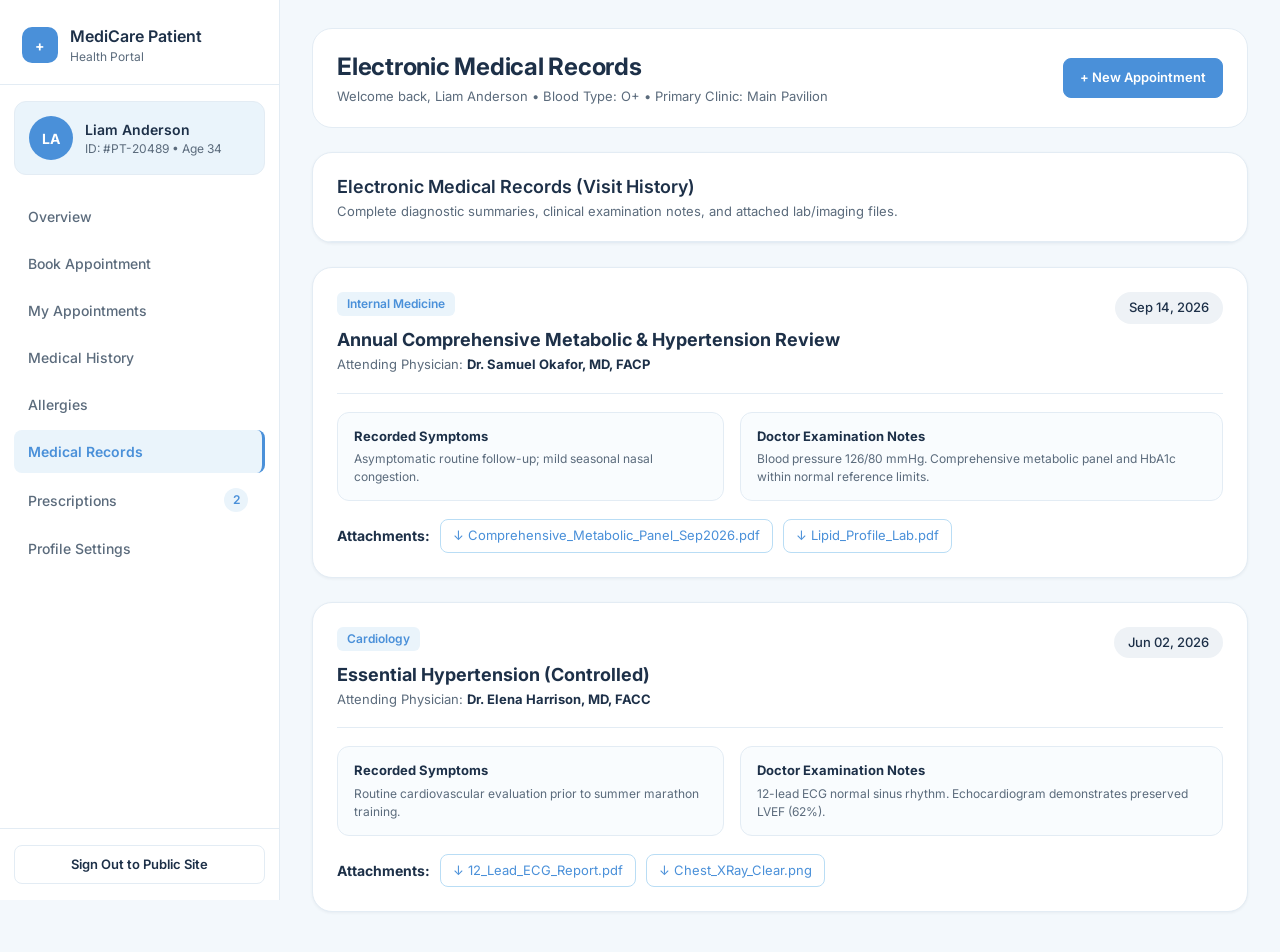
<file: Patient/Medical-Records.html>
<!doctype html>
<html lang="en">
  <head>
    <meta charset="UTF-8" />
    <meta name="viewport" content="width=device-width, initial-scale=1.0" />
    <title>Medical Records | MediCare</title>

    <link rel="preconnect" href="https://fonts.googleapis.com" />
    <link
      href="https://fonts.googleapis.com/css2?family=Inter:wght@400;500;600;700&display=swap"
      rel="stylesheet"
    />
    <link rel="stylesheet" href="../Css/Style.css" />
  </head>
  <body>
    <div class="app">
      <!-- ===== Sidebar ===== -->
      <aside class="sidebar">
        <div class="brand">
          <div class="brand-logo is-blue">+</div>
          <div>
            <div class="brand-name">MediCare Patient</div>
            <div class="brand-sub">Health Portal</div>
          </div>
        </div>

        <div class="profile-card">
          <div class="avatar">LA</div>
          <div>
            <div class="profile-name">Liam Anderson</div>
            <div class="profile-meta">ID: #PT-20489 • Age 34</div>
          </div>
        </div>

        <nav class="nav">
          <a class="nav-link" href="Overview.html">Overview</a>
          <a class="nav-link" href="Book-appointment.html">Book Appointment</a>
          <a class="nav-link" href="MyAppointments.html">My Appointments</a>
          <a class="nav-link" href="Medical-History.html">Medical History</a>
          <a class="nav-link" href="Allergies.html">Allergies</a>
          <a class="nav-link active" href="Medical-Records.html"
            >Medical Records</a
          >
          <a class="nav-link" href="Prescriptions.html"
            >Prescriptions <span class="nav-badge">2</span></a
          >
          <a class="nav-link" href="Profile-Settings.html">Profile Settings</a>
        </nav>

        <div class="sidebar-footer">
          <a class="btn btn-block" href="../Index.html"
            >Sign Out to Public Site</a
          >
        </div>
      </aside>

      <!-- ===== Main content ===== -->
      <main class="main">
        <header class="page-header">
          <div>
            <h1 class="page-title">Electronic Medical Records</h1>
            <p class="page-sub">
              Welcome back, Liam Anderson • Blood Type: O+ • Primary Clinic:
              Main Pavilion
            </p>
          </div>
          <div class="header-actions">
            <a class="btn btn-primary" href="Book-appointment.html"
              >+ New Appointment</a
            >
          </div>
        </header>

        <section class="card">
          <div class="card-header">
            <div>
              <h2 class="card-title">
                Electronic Medical Records (Visit History)
              </h2>
              <p class="card-sub">
                Complete diagnostic summaries, clinical examination notes, and
                attached lab/imaging files.
              </p>
            </div>
          </div>
        </section>

        <!-- Visit 1 -->
        <article class="card">
          <div class="card-body">
            <div class="record-top">
              <div>
                <span class="badge badge-specialty">Internal Medicine</span>
                <h3 class="record-title">
                  Annual Comprehensive Metabolic &amp; Hypertension Review
                </h3>
                <p class="record-doctor">
                  Attending Physician:
                  <strong>Dr. Samuel Okafor, MD, FACP</strong>
                </p>
              </div>
              <span class="pill cell-strong">Sep 14, 2026</span>
            </div>

            <div class="record-boxes">
              <div class="record-box">
                <div class="record-box-title">Recorded Symptoms</div>
                <p class="cell-muted">
                  Asymptomatic routine follow-up; mild seasonal nasal
                  congestion.
                </p>
              </div>
              <div class="record-box">
                <div class="record-box-title">Doctor Examination Notes</div>
                <p class="cell-muted">
                  Blood pressure 126/80 mmHg. Comprehensive metabolic panel and
                  HbA1c within normal reference limits.
                </p>
              </div>
            </div>

            <div class="attachments">
              <strong>Attachments:</strong>
              <a class="attachment" href="#"
                >↓ Comprehensive_Metabolic_Panel_Sep2026.pdf</a
              >
              <a class="attachment" href="#">↓ Lipid_Profile_Lab.pdf</a>
            </div>
          </div>
        </article>

        <!-- Visit 2 -->
        <article class="card">
          <div class="card-body">
            <div class="record-top">
              <div>
                <span class="badge badge-specialty">Cardiology</span>
                <h3 class="record-title">
                  Essential Hypertension (Controlled)
                </h3>
                <p class="record-doctor">
                  Attending Physician:
                  <strong>Dr. Elena Harrison, MD, FACC</strong>
                </p>
              </div>
              <span class="pill cell-strong">Jun 02, 2026</span>
            </div>

            <div class="record-boxes">
              <div class="record-box">
                <div class="record-box-title">Recorded Symptoms</div>
                <p class="cell-muted">
                  Routine cardiovascular evaluation prior to summer marathon
                  training.
                </p>
              </div>
              <div class="record-box">
                <div class="record-box-title">Doctor Examination Notes</div>
                <p class="cell-muted">
                  12-lead ECG normal sinus rhythm. Echocardiogram demonstrates
                  preserved LVEF (62%).
                </p>
              </div>
            </div>

            <div class="attachments">
              <strong>Attachments:</strong>
              <a class="attachment" href="#">↓ 12_Lead_ECG_Report.pdf</a>
              <a class="attachment" href="#">↓ Chest_XRay_Clear.png</a>
            </div>
          </div>
        </article>
      </main>
    </div>

    <script src="../Js/Main.js"></script>
  </body>
</html>
</file>
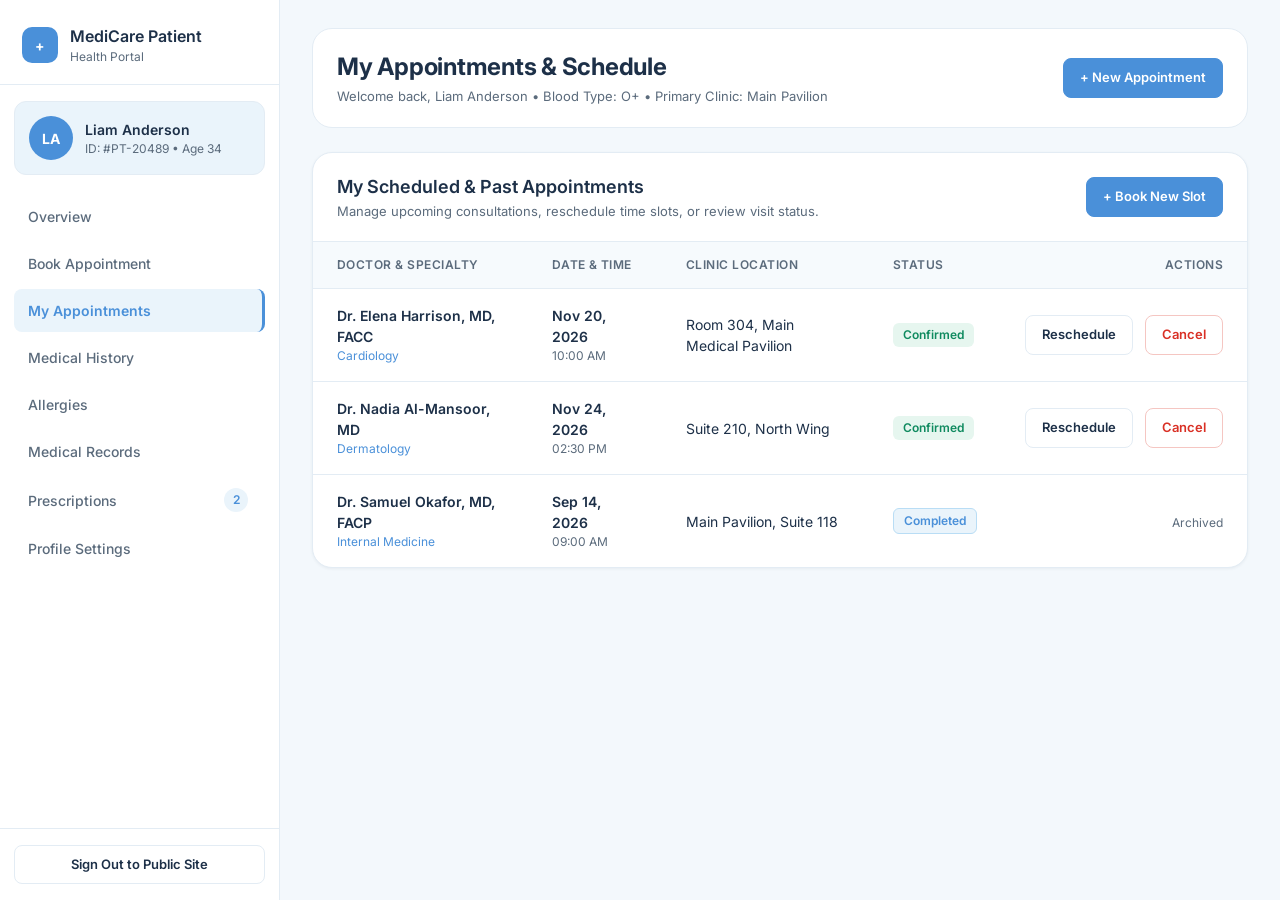
<file: Patient/MyAppointments.html>
<!doctype html>
<html lang="en">
  <head>
    <meta charset="UTF-8" />
    <meta name="viewport" content="width=device-width, initial-scale=1.0" />
    <title>My Appointments | MediCare</title>

    <link rel="preconnect" href="https://fonts.googleapis.com" />
    <link
      href="https://fonts.googleapis.com/css2?family=Inter:wght@400;500;600;700&display=swap"
      rel="stylesheet"
    />
    <link rel="stylesheet" href="../Css/Style.css" />
  </head>
  <body>
    <div class="app">
      <!-- ===== Sidebar ===== -->
      <aside class="sidebar">
        <div class="brand">
          <div class="brand-logo is-blue">+</div>
          <div>
            <div class="brand-name">MediCare Patient</div>
            <div class="brand-sub">Health Portal</div>
          </div>
        </div>

        <div class="profile-card">
          <div class="avatar">LA</div>
          <div>
            <div class="profile-name">Liam Anderson</div>
            <div class="profile-meta">ID: #PT-20489 • Age 34</div>
          </div>
        </div>

        <nav class="nav">
          <a class="nav-link" href="Overview.html">Overview</a>
          <a class="nav-link" href="Book-appointment.html">Book Appointment</a>
          <a class="nav-link active" href="MyAppointments.html"
            >My Appointments</a
          >
          <a class="nav-link" href="Medical-History.html">Medical History</a>
          <a class="nav-link" href="Allergies.html">Allergies</a>
          <a class="nav-link" href="Medical-Records.html">Medical Records</a>
          <a class="nav-link" href="Prescriptions.html"
            >Prescriptions <span class="nav-badge">2</span></a
          >
          <a class="nav-link" href="Profile-Settings.html">Profile Settings</a>
        </nav>

        <div class="sidebar-footer">
          <a class="btn btn-block" href="../Index.html"
            >Sign Out to Public Site</a
          >
        </div>
      </aside>

      <!-- ===== Main content ===== -->
      <main class="main">
        <header class="page-header">
          <div>
            <h1 class="page-title">My Appointments &amp; Schedule</h1>
            <p class="page-sub">
              Welcome back, Liam Anderson • Blood Type: O+ • Primary Clinic:
              Main Pavilion
            </p>
          </div>
          <div class="header-actions">
            <a class="btn btn-primary" href="Book-appointment.html"
              >+ New Appointment</a
            >
          </div>
        </header>

        <section class="card">
          <div class="card-header">
            <div>
              <h2 class="card-title">My Scheduled &amp; Past Appointments</h2>
              <p class="card-sub">
                Manage upcoming consultations, reschedule time slots, or review
                visit status.
              </p>
            </div>
            <a class="btn btn-primary" href="Book-appointment.html"
              >+ Book New Slot</a
            >
          </div>

          <div class="table-wrap">
            <table class="table" id="appointmentsTable">
              <thead>
                <tr>
                  <th>Doctor &amp; Specialty</th>
                  <th>Date &amp; Time</th>
                  <th>Clinic Location</th>
                  <th>Status</th>
                  <th class="col-actions">Actions</th>
                </tr>
              </thead>
              <tbody>
                <tr>
                  <td>
                    <div class="cell-strong">Dr. Elena Harrison, MD, FACC</div>
                    <div class="cell-sub">Cardiology</div>
                  </td>
                  <td>
                    <div class="cell-strong">Nov 20, 2026</div>
                    <div class="cell-muted">10:00 AM</div>
                  </td>
                  <td>Room 304, Main Medical Pavilion</td>
                  <td>
                    <span class="badge badge-confirmed js-status"
                      >Confirmed</span
                    >
                  </td>
                  <td class="col-actions">
                    <a class="btn" href="Book-appointment.html">Reschedule</a>
                    <button
                      class="btn btn-danger-outline js-cancel"
                      type="button"
                    >
                      Cancel
                    </button>
                  </td>
                </tr>

                <tr>
                  <td>
                    <div class="cell-strong">Dr. Nadia Al-Mansoor, MD</div>
                    <div class="cell-sub">Dermatology</div>
                  </td>
                  <td>
                    <div class="cell-strong">Nov 24, 2026</div>
                    <div class="cell-muted">02:30 PM</div>
                  </td>
                  <td>Suite 210, North Wing</td>
                  <td>
                    <span class="badge badge-confirmed js-status"
                      >Confirmed</span
                    >
                  </td>
                  <td class="col-actions">
                    <a class="btn" href="Book-appointment.html">Reschedule</a>
                    <button
                      class="btn btn-danger-outline js-cancel"
                      type="button"
                    >
                      Cancel
                    </button>
                  </td>
                </tr>

                <tr>
                  <td>
                    <div class="cell-strong">Dr. Samuel Okafor, MD, FACP</div>
                    <div class="cell-sub">Internal Medicine</div>
                  </td>
                  <td>
                    <div class="cell-strong">Sep 14, 2026</div>
                    <div class="cell-muted">09:00 AM</div>
                  </td>
                  <td>Main Pavilion, Suite 118</td>
                  <td>
                    <span class="badge badge-completed js-status"
                      >Completed</span
                    >
                  </td>
                  <td class="col-actions">
                    <span class="cell-muted">Archived</span>
                  </td>
                </tr>
              </tbody>
            </table>
          </div>
        </section>
      </main>
    </div>

    <script src="../Js/Main.js"></script>
  </body>
</html>
</file>
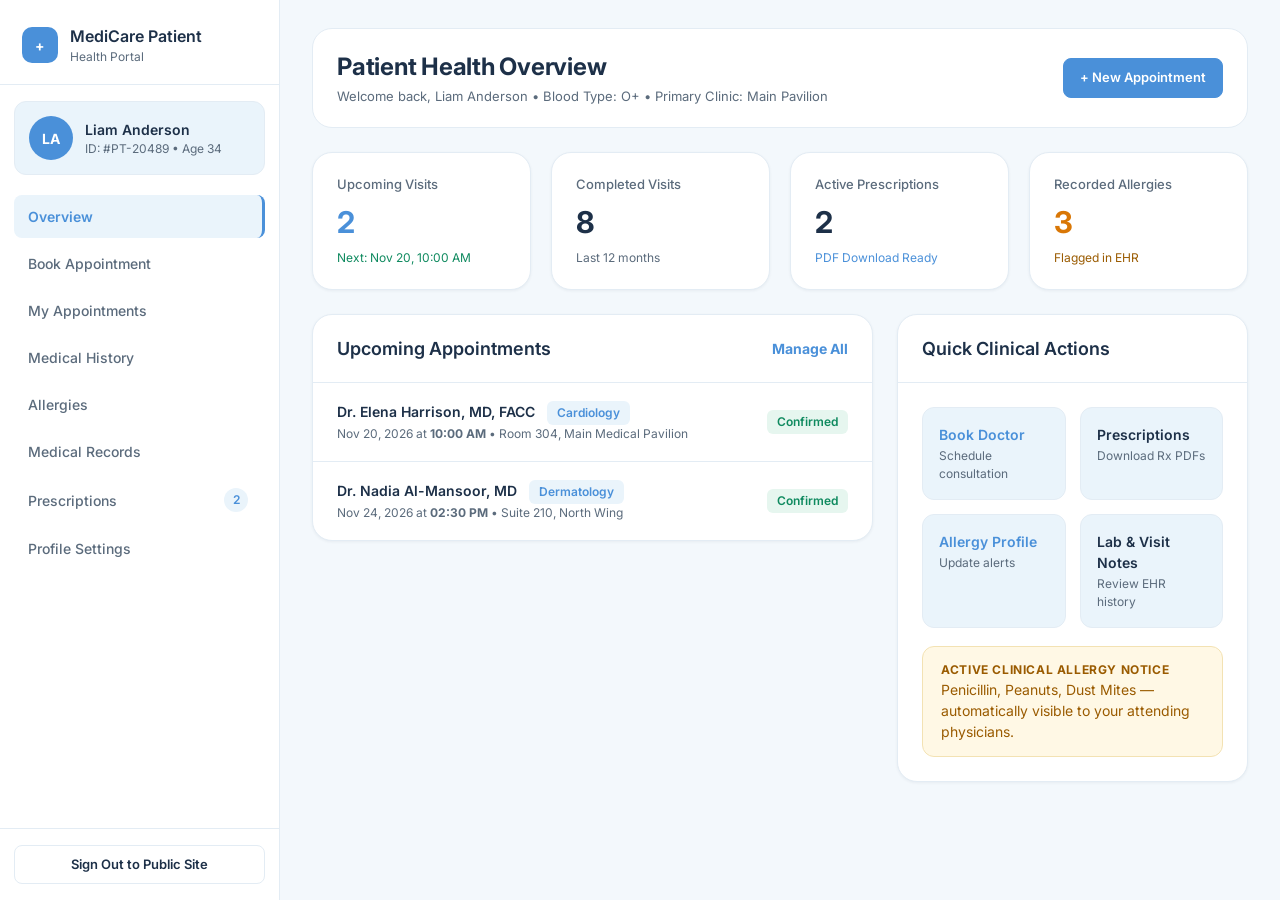
<file: Patient/Overview.html>
<!DOCTYPE html>
<html lang="en">
<head>
  <meta charset="UTF-8">
  <meta name="viewport" content="width=device-width, initial-scale=1.0">
  <title>Patient Overview | MediCare</title>

  <link rel="preconnect" href="https://fonts.googleapis.com">
  <link href="https://fonts.googleapis.com/css2?family=Inter:wght@400;500;600;700&display=swap" rel="stylesheet">
  <link rel="stylesheet" href="../Css/Style.css">
</head>
<body>
  <div class="app">

    <!-- ===== Sidebar ===== -->
    <aside class="sidebar">
      <div class="brand">
        <div class="brand-logo is-blue">+</div>
        <div>
          <div class="brand-name">MediCare Patient</div>
          <div class="brand-sub">Health Portal</div>
        </div>
      </div>

      <div class="profile-card">
        <div class="avatar">LA</div>
        <div>
          <div class="profile-name">Liam Anderson</div>
          <div class="profile-meta">ID: #PT-20489 • Age 34</div>
        </div>
      </div>

      <nav class="nav">
        <a class="nav-link active" href="Overview.html">Overview</a>
        <a class="nav-link" href="Book-appointment.html">Book Appointment</a>
        <a class="nav-link" href="MyAppointments.html">My Appointments</a>
        <a class="nav-link" href="Medical-History.html">Medical History</a>
        <a class="nav-link" href="Allergies.html">Allergies</a>
        <a class="nav-link" href="Medical-Records.html">Medical Records</a>
        <a class="nav-link" href="Prescriptions.html">Prescriptions <span class="nav-badge">2</span></a>
        <a class="nav-link" href="Profile-Settings.html">Profile Settings</a>
      </nav>

      <div class="sidebar-footer">
        <a class="btn btn-block" href="../Index.html">Sign Out to Public Site</a>
      </div>
    </aside>

    <!-- ===== Main content ===== -->
    <main class="main">

      <header class="page-header">
        <div>
          <h1 class="page-title">Patient Health Overview</h1>
          <p class="page-sub">Welcome back, Liam Anderson • Blood Type: O+ • Primary Clinic: Main Pavilion</p>
        </div>
        <div class="header-actions">
          <a class="btn btn-primary" href="Book-appointment.html">+ New Appointment</a>
        </div>
      </header>

      <!-- Stat cards -->
      <section class="stats">
        <div class="card stat">
          <div class="stat-label">Upcoming Visits</div>
          <div class="stat-value is-blue">2</div>
          <div class="stat-note is-green">Next: Nov 20, 10:00 AM</div>
        </div>
        <div class="card stat">
          <div class="stat-label">Completed Visits</div>
          <div class="stat-value">8</div>
          <div class="stat-note">Last 12 months</div>
        </div>
        <div class="card stat">
          <div class="stat-label">Active Prescriptions</div>
          <div class="stat-value">2</div>
          <div class="stat-note is-blue">PDF Download Ready</div>
        </div>
        <div class="card stat">
          <div class="stat-label">Recorded Allergies</div>
          <div class="stat-value is-amber">3</div>
          <div class="stat-note is-amber">Flagged in EHR</div>
        </div>
      </section>

      <!-- Appointments + quick actions -->
      <section class="overview-grid">

        <div class="card">
          <div class="card-header">
            <h2 class="card-title">Upcoming Appointments</h2>
            <a href="MyAppointments.html"><strong>Manage All</strong></a>
          </div>

          <div class="appt-row">
            <div>
              <div>
                <span class="cell-strong">Dr. Elena Harrison, MD, FACC</span>
                <span class="badge badge-specialty">Cardiology</span>
              </div>
              <div class="cell-muted">Nov 20, 2026 at <strong>10:00 AM</strong> • Room 304, Main Medical Pavilion</div>
            </div>
            <span class="badge badge-confirmed">Confirmed</span>
          </div>

          <div class="appt-row">
            <div>
              <div>
                <span class="cell-strong">Dr. Nadia Al-Mansoor, MD</span>
                <span class="badge badge-specialty">Dermatology</span>
              </div>
              <div class="cell-muted">Nov 24, 2026 at <strong>02:30 PM</strong> • Suite 210, North Wing</div>
            </div>
            <span class="badge badge-confirmed">Confirmed</span>
          </div>
        </div>

        <div class="card">
          <div class="card-header">
            <h2 class="card-title">Quick Clinical Actions</h2>
          </div>
          <div class="card-body">
            <div class="quick-actions">
              <a class="action-tile" href="Book-appointment.html">
                <span class="action-title">Book Doctor</span>
                <span class="cell-muted">Schedule consultation</span>
              </a>
              <a class="action-tile" href="Prescriptions.html">
                <span class="action-title is-dark">Prescriptions</span>
                <span class="cell-muted">Download Rx PDFs</span>
              </a>
              <a class="action-tile" href="Allergies.html">
                <span class="action-title">Allergy Profile</span>
                <span class="cell-muted">Update alerts</span>
              </a>
              <a class="action-tile" href="Medical-Records.html">
                <span class="action-title is-dark">Lab &amp; Visit Notes</span>
                <span class="cell-muted">Review EHR history</span>
              </a>
            </div>

            <div class="alert-warning" style="margin-top:18px;">
              <div class="alert-title">Active Clinical Allergy Notice</div>
              <p>Penicillin, Peanuts, Dust Mites — automatically visible to your attending physicians.</p>
            </div>
          </div>
        </div>

      </section>
    </main>
  </div>

  <script src="../Js/Main.js"></script>
</body>
</html>
</file>
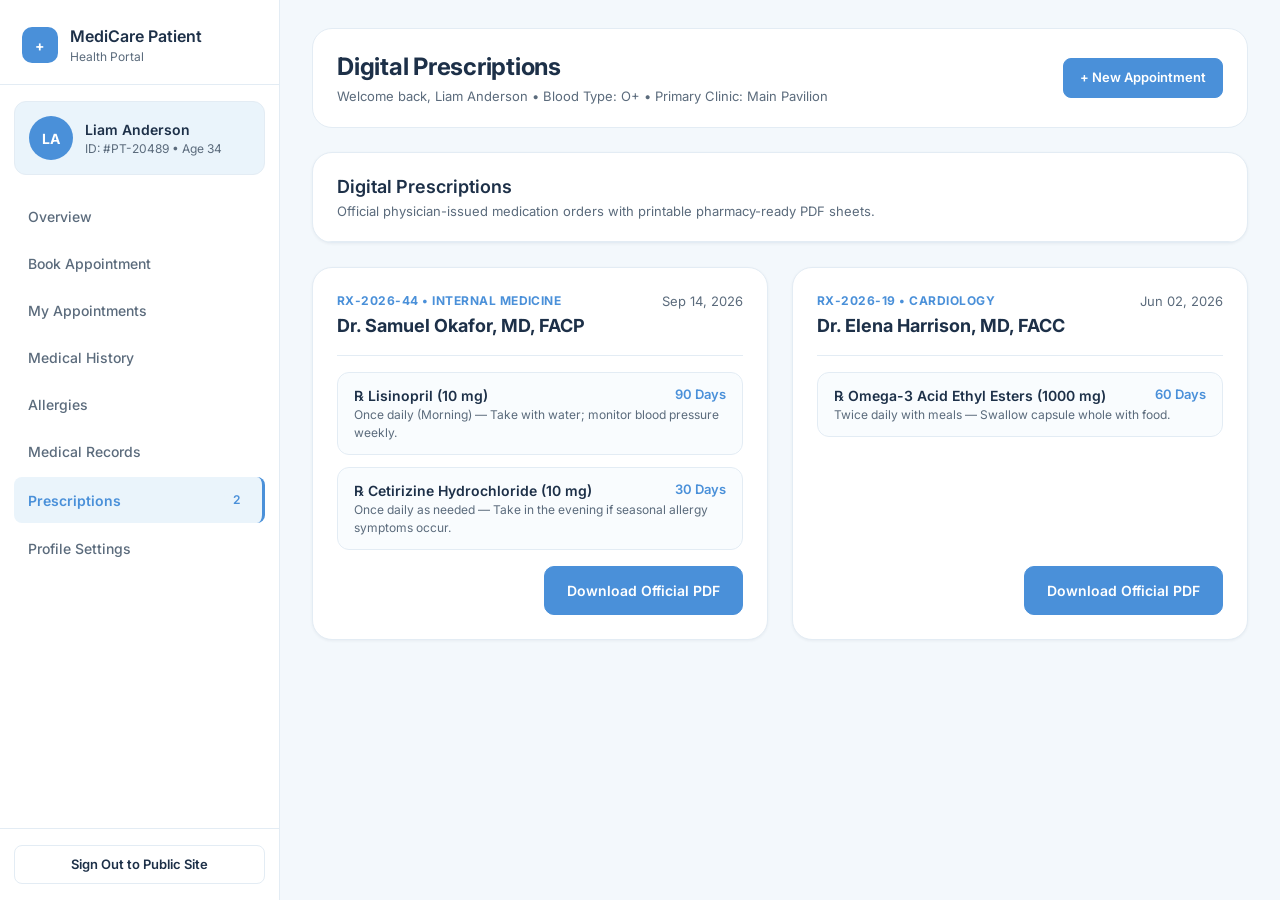
<file: Patient/Prescriptions.html>
<!doctype html>
<html lang="en">
  <head>
    <meta charset="UTF-8" />
    <meta name="viewport" content="width=device-width, initial-scale=1.0" />
    <title>Prescriptions | MediCare</title>

    <link rel="preconnect" href="https://fonts.googleapis.com" />
    <link
      href="https://fonts.googleapis.com/css2?family=Inter:wght@400;500;600;700&display=swap"
      rel="stylesheet"
    />
    <link rel="stylesheet" href="../Css/Style.css" />
  </head>
  <body>
    <div class="app">
      <!-- ===== Sidebar ===== -->
      <aside class="sidebar">
        <div class="brand">
          <div class="brand-logo is-blue">+</div>
          <div>
            <div class="brand-name">MediCare Patient</div>
            <div class="brand-sub">Health Portal</div>
          </div>
        </div>

        <div class="profile-card">
          <div class="avatar">LA</div>
          <div>
            <div class="profile-name">Liam Anderson</div>
            <div class="profile-meta">ID: #PT-20489 • Age 34</div>
          </div>
        </div>

        <nav class="nav">
          <a class="nav-link" href="Overview.html">Overview</a>
          <a class="nav-link" href="Book-appointment.html">Book Appointment</a>
          <a class="nav-link" href="MyAppointments.html">My Appointments</a>
          <a class="nav-link" href="Medical-History.html">Medical History</a>
          <a class="nav-link" href="Allergies.html">Allergies</a>
          <a class="nav-link" href="Medical-Records.html">Medical Records</a>
          <a class="nav-link active" href="Prescriptions.html"
            >Prescriptions <span class="nav-badge">2</span></a
          >
          <a class="nav-link" href="Profile-Settings.html">Profile Settings</a>
        </nav>

        <div class="sidebar-footer">
          <a class="btn btn-block" href="../Index.html"
            >Sign Out to Public Site</a
          >
        </div>
      </aside>

      <!-- ===== Main content ===== -->
      <main class="main">
        <header class="page-header">
          <div>
            <h1 class="page-title">Digital Prescriptions</h1>
            <p class="page-sub">
              Welcome back, Liam Anderson • Blood Type: O+ • Primary Clinic:
              Main Pavilion
            </p>
          </div>
          <div class="header-actions">
            <a class="btn btn-primary" href="Book-appointment.html"
              >+ New Appointment</a
            >
          </div>
        </header>

        <section class="card">
          <div class="card-header">
            <div>
              <h2 class="card-title">Digital Prescriptions</h2>
              <p class="card-sub">
                Official physician-issued medication orders with printable
                pharmacy-ready PDF sheets.
              </p>
            </div>
          </div>
        </section>

        <section class="rx-grid">
          <!-- Prescription 1 -->
          <article class="card rx-card">
            <div class="card-body">
              <div class="rx-top">
                <div>
                  <div class="rx-meta">RX-2026-44 • Internal Medicine</div>
                  <h3 class="rx-doctor">Dr. Samuel Okafor, MD, FACP</h3>
                </div>
                <span class="rx-date">Sep 14, 2026</span>
              </div>

              <div class="rx-items">
                <div class="rx-item">
                  <div class="rx-item-top">
                    <span class="cell-strong">℞ Lisinopril (10 mg)</span>
                    <span class="rx-duration">90 Days</span>
                  </div>
                  <p class="cell-muted">
                    Once daily (Morning) — Take with water; monitor blood
                    pressure weekly.
                  </p>
                </div>
                <div class="rx-item">
                  <div class="rx-item-top">
                    <span class="cell-strong"
                      >℞ Cetirizine Hydrochloride (10 mg)</span
                    >
                    <span class="rx-duration">30 Days</span>
                  </div>
                  <p class="cell-muted">
                    Once daily as needed — Take in the evening if seasonal
                    allergy symptoms occur.
                  </p>
                </div>
              </div>

              <div class="rx-actions">
                <button class="btn btn-primary btn-lg" type="button">
                  Download Official PDF
                </button>
              </div>
            </div>
          </article>

          <!-- Prescription 2 -->
          <article class="card rx-card">
            <div class="card-body">
              <div class="rx-top">
                <div>
                  <div class="rx-meta">RX-2026-19 • Cardiology</div>
                  <h3 class="rx-doctor">Dr. Elena Harrison, MD, FACC</h3>
                </div>
                <span class="rx-date">Jun 02, 2026</span>
              </div>

              <div class="rx-items">
                <div class="rx-item">
                  <div class="rx-item-top">
                    <span class="cell-strong"
                      >℞ Omega-3 Acid Ethyl Esters (1000 mg)</span
                    >
                    <span class="rx-duration">60 Days</span>
                  </div>
                  <p class="cell-muted">
                    Twice daily with meals — Swallow capsule whole with food.
                  </p>
                </div>
              </div>

              <div class="rx-actions">
                <button class="btn btn-primary btn-lg" type="button">
                  Download Official PDF
                </button>
              </div>
            </div>
          </article>
        </section>
      </main>
    </div>

    <script src="../Js/Main.js"></script>
  </body>
</html>
</file>
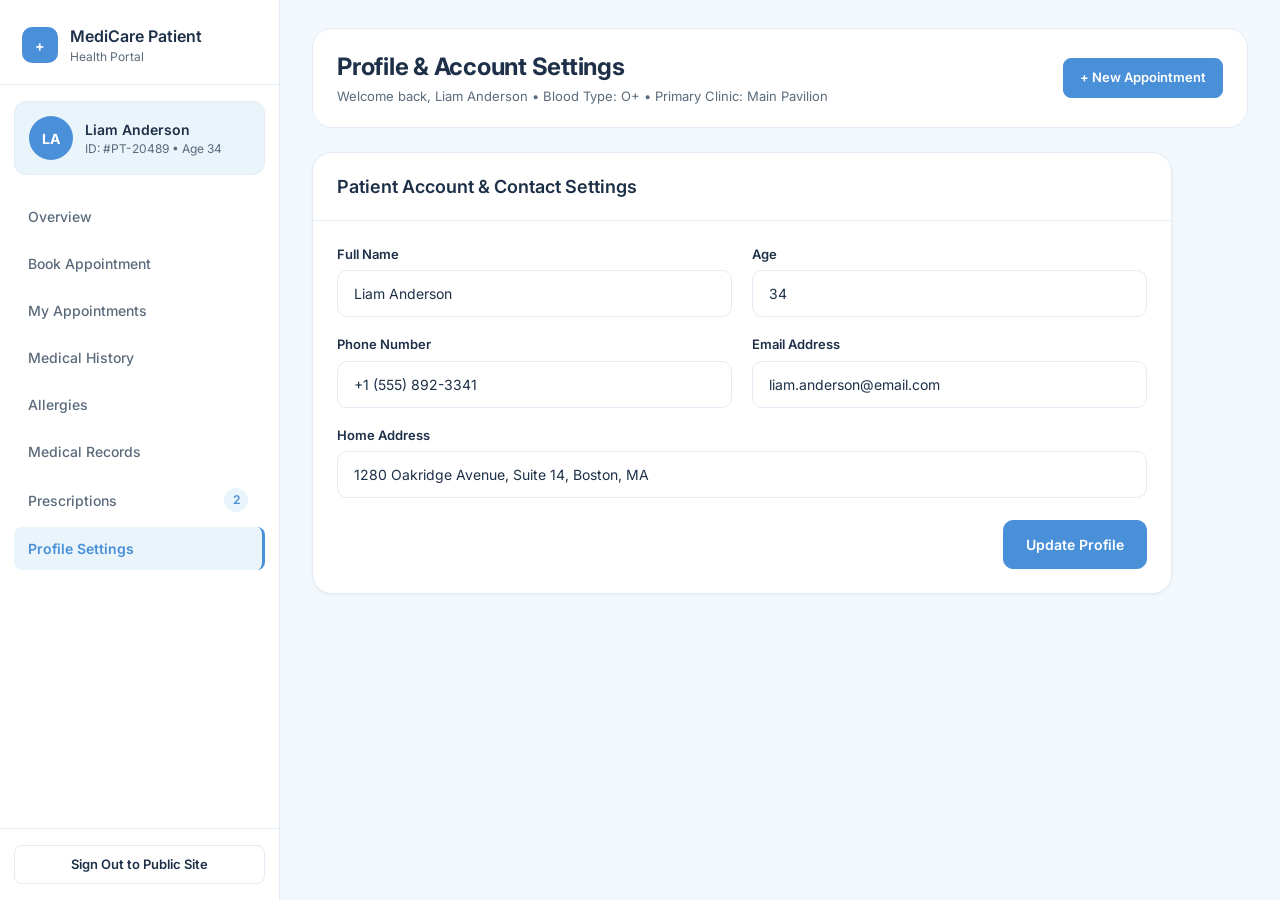
<file: Patient/Profile-Settings.html>
<!doctype html>
<html lang="en">
  <head>
    <meta charset="UTF-8" />
    <meta name="viewport" content="width=device-width, initial-scale=1.0" />
    <title>Profile Settings | MediCare</title>

    <link rel="preconnect" href="https://fonts.googleapis.com" />
    <link
      href="https://fonts.googleapis.com/css2?family=Inter:wght@400;500;600;700&display=swap"
      rel="stylesheet"
    />
    <link rel="stylesheet" href="../Css/Style.css" />
  </head>
  <body>
    <div class="app">
      <!-- ===== Sidebar ===== -->
      <aside class="sidebar">
        <div class="brand">
          <div class="brand-logo is-blue">+</div>
          <div>
            <div class="brand-name">MediCare Patient</div>
            <div class="brand-sub">Health Portal</div>
          </div>
        </div>

        <div class="profile-card">
          <div class="avatar">LA</div>
          <div>
            <div class="profile-name">Liam Anderson</div>
            <div class="profile-meta">ID: #PT-20489 • Age 34</div>
          </div>
        </div>

        <nav class="nav">
          <a class="nav-link" href="Overview.html">Overview</a>
          <a class="nav-link" href="Book-appointment.html">Book Appointment</a>
          <a class="nav-link" href="MyAppointments.html">My Appointments</a>
          <a class="nav-link" href="Medical-History.html">Medical History</a>
          <a class="nav-link" href="Allergies.html">Allergies</a>
          <a class="nav-link" href="Medical-Records.html">Medical Records</a>
          <a class="nav-link" href="Prescriptions.html"
            >Prescriptions <span class="nav-badge">2</span></a
          >
          <a class="nav-link active" href="Profile-Settings.html"
            >Profile Settings</a
          >
        </nav>

        <div class="sidebar-footer">
          <a class="btn btn-block" href="../Index.html"
            >Sign Out to Public Site</a
          >
        </div>
      </aside>

      <!-- ===== Main content ===== -->
      <main class="main">
        <header class="page-header">
          <div>
            <h1 class="page-title">Profile &amp; Account Settings</h1>
            <p class="page-sub">
              Welcome back, Liam Anderson • Blood Type: O+ • Primary Clinic:
              Main Pavilion
            </p>
          </div>
          <div class="header-actions">
            <a class="btn btn-primary" href="Book-appointment.html"
              >+ New Appointment</a
            >
          </div>
        </header>

        <section class="card form-card">
          <div class="card-header">
            <h2 class="card-title">Patient Account &amp; Contact Settings</h2>
          </div>

          <form class="card-body" id="profileForm">
            <div class="form-grid">
              <div class="field">
                <label for="fullName">Full Name</label>
                <input
                  class="input"
                  id="fullName"
                  name="fullName"
                  type="text"
                  value="Liam Anderson"
                  required
                />
              </div>

              <div class="field">
                <label for="age">Age</label>
                <input
                  class="input"
                  id="age"
                  name="age"
                  type="number"
                  min="0"
                  max="120"
                  value="34"
                  required
                />
              </div>

              <div class="field">
                <label for="phone">Phone Number</label>
                <input
                  class="input"
                  id="phone"
                  name="phone"
                  type="tel"
                  value="+1 (555) 892-3341"
                  required
                />
              </div>

              <div class="field">
                <label for="email">Email Address</label>
                <input
                  class="input"
                  id="email"
                  name="email"
                  type="email"
                  value="liam.anderson@email.com"
                  required
                />
              </div>

              <div class="field full">
                <label for="address">Home Address</label>
                <input
                  class="input"
                  id="address"
                  name="address"
                  type="text"
                  value="1280 Oakridge Avenue, Suite 14, Boston, MA"
                />
              </div>
            </div>

            <div class="form-actions">
              <button class="btn btn-primary btn-lg" type="submit">
                Update Profile
              </button>
            </div>
          </form>
        </section>
      </main>
    </div>

    <script src="../Js/Main.js"></script>
  </body>
</html>
</file>
<file: Css/Style.css>
/* ==========================================================
   MediCare – Base Stylesheet (Patient Portal + Admin Console)
   Font: Inter (add the Google Fonts <link> in every HTML <head>)
   ========================================================== */

/* ---------- 1. Design tokens ---------- */
:root {
    --blue: #4a90d9;
    --blue-dark: #3a7bc0;
    --sky: #b9ddf5;
    --cyan: #61c4d8;
    --navy: #1d3048;
    --bg: #f3f8fc;
    --white: #ffffff;

    --text: #1d3048;
    --text-muted: #5b6b7c;
    --border: #e3ecf4;
    --sky-soft: #eaf4fb;

    --green: #0f8a5f;
    --green-bg: #e6f6ef;
    --amber: #9a5b00;
    --amber-bg: #fff8e5;
    --amber-border: #f3e2b3;
    --red: #d93025;
    --red-bg: #fdecea;
    --grey: #6b7a8a;
    --grey-bg: #eef2f6;

    --radius-sm: 8px;
    --radius: 12px;
    --radius-lg: 20px;
    --sidebar-w: 280px;
    --shadow: 0 1px 3px rgba(29, 48, 72, 0.06);
}

/* ---------- 2. Reset & base ---------- */
*,
*::before,
*::after {
    box-sizing: border-box;
}

html {
    -webkit-text-size-adjust: 100%;
}

body {
    margin: 0;
    font-family: "Inter", system-ui, -apple-system, "Segoe UI", Roboto, sans-serif;
    font-size: 14px;
    line-height: 1.5;
    color: var(--text);
    background: var(--bg);
}

h1,
h2,
h3,
h4,
p {
    margin: 0;
}

a {
    color: var(--blue);
    text-decoration: none;
}

a:hover {
    text-decoration: underline;
}

button,
input,
select,
textarea {
    font: inherit;
    color: inherit;
}

button {
    cursor: pointer;
}

:focus-visible {
    outline: 2px solid var(--blue);
    outline-offset: 2px;
}

/* ---------- 3. App layout ---------- */
.app {
    display: grid;
    grid-template-columns: var(--sidebar-w) 1fr;
    min-height: 100vh;
}

.main {
    padding: 28px 32px 40px;
    min-width: 0;
    display: flex;
    flex-direction: column;
    gap: 24px;
}

/* ---------- 4. Sidebar ---------- */
.sidebar {
    background: var(--white);
    border-right: 1px solid var(--border);
    display: flex;
    flex-direction: column;
    position: sticky;
    top: 0;
    height: 100vh;
}

.brand {
    display: flex;
    align-items: center;
    gap: 12px;
    padding: 24px 22px 18px;
    border-bottom: 1px solid var(--border);
}

.brand-logo {
    width: 36px;
    height: 36px;
    border-radius: 10px;
    background: var(--navy);
    color: var(--white);
    display: grid;
    place-items: center;
    font-weight: 700;
}

.brand-logo.is-blue {
    background: var(--blue);
}

.brand-name {
    font-weight: 600;
    font-size: 16px;
}

.brand-sub {
    font-size: 12px;
    color: var(--text-muted);
}

/* Patient mini-profile card (Patient Portal only) */
.profile-card {
    display: flex;
    align-items: center;
    gap: 12px;
    margin: 16px 14px 8px;
    padding: 14px;
    background: var(--sky-soft);
    border: 1px solid var(--border);
    border-radius: var(--radius);
}

.avatar {
    width: 44px;
    height: 44px;
    border-radius: 50%;
    background: var(--blue);
    color: var(--white);
    display: grid;
    place-items: center;
    font-weight: 700;
    flex-shrink: 0;
}

.profile-name {
    font-weight: 600;
}

.profile-meta {
    font-size: 12px;
    color: var(--text-muted);
}

.nav {
    display: flex;
    flex-direction: column;
    gap: 4px;
    padding: 12px 14px;
    flex: 1;
    overflow-y: auto;
}

.nav-link {
    display: flex;
    align-items: center;
    justify-content: space-between;
    padding: 11px 14px;
    border-radius: var(--radius-sm);
    color: var(--text-muted);
    font-weight: 500;
    border-right: 3px solid transparent;
}

.nav-link:hover {
    background: var(--bg);
    text-decoration: none;
}

.nav-link.active {
    background: var(--sky-soft);
    color: var(--blue);
    font-weight: 600;
    border-right-color: var(--blue);
}

.nav-badge {
    min-width: 24px;
    height: 24px;
    padding: 0 7px;
    border-radius: 999px;
    display: grid;
    place-items: center;
    font-size: 12px;
    font-weight: 600;
    background: var(--sky-soft);
    color: var(--blue);
}

.nav-badge.is-amber {
    background: #fdf0c8;
    color: var(--amber);
}

.sidebar-footer {
    padding: 16px 14px;
    border-top: 1px solid var(--border);
}

/* ---------- 5. Page header ---------- */
.page-header {
    display: flex;
    align-items: center;
    justify-content: space-between;
    gap: 16px;
    flex-wrap: wrap;
    background: var(--white);
    border: 1px solid var(--border);
    border-radius: var(--radius-lg);
    padding: 20px 24px;
}

.page-title {
    font-size: 24px;
    font-weight: 700;
    letter-spacing: -0.01em;
}

.page-sub {
    font-size: 13px;
    color: var(--text-muted);
    margin-top: 2px;
}

.header-actions {
    display: flex;
    align-items: center;
    gap: 10px;
    flex-wrap: wrap;
}

/* ---------- 6. Buttons ---------- */
.btn {
    display: inline-flex;
    align-items: center;
    justify-content: center;
    gap: 6px;
    padding: 9px 16px;
    border-radius: var(--radius-sm);
    border: 1px solid var(--border);
    background: var(--white);
    color: var(--text);
    font-weight: 600;
    font-size: 13px;
    transition: background 0.15s, border-color 0.15s;
}

.btn:hover {
    background: var(--bg);
    text-decoration: none;
}

.btn-primary {
    background: var(--blue);
    border-color: var(--blue);
    color: var(--white);
}

.btn-primary:hover {
    background: var(--blue-dark);
}

.btn-success {
    background: var(--green);
    border-color: var(--green);
    color: var(--white);
}

.btn-success:hover {
    background: #0b744f;
}

.btn-danger-outline {
    color: var(--red);
    border-color: #f5c6c2;
}

.btn-danger-outline:hover {
    background: var(--red-bg);
}

.btn-block {
    width: 100%;
}

.btn-lg {
    padding: 13px 22px;
    font-size: 14px;
    border-radius: 10px;
}

.btn-sm {
    padding: 6px 12px;
    font-size: 12px;
}

/* ---------- 7. Cards ---------- */
.card {
    background: var(--white);
    border: 1px solid var(--border);
    border-radius: var(--radius-lg);
    box-shadow: var(--shadow);
    overflow: hidden;
}

.card-body {
    padding: 24px;
}

.card-header {
    padding: 20px 24px;
    border-bottom: 1px solid var(--border);
    display: flex;
    align-items: center;
    justify-content: space-between;
    gap: 12px;
    flex-wrap: wrap;
}

.card-title {
    font-size: 18px;
    font-weight: 600;
}

.card-sub {
    font-size: 13px;
    color: var(--text-muted);
    margin-top: 2px;
}

/* Stat cards row */
.stats {
    display: grid;
    grid-template-columns: repeat(auto-fit, minmax(210px, 1fr));
    gap: 20px;
}

.stat {
    padding: 22px 24px;
}

.stat-label {
    font-size: 13px;
    font-weight: 500;
    color: var(--text-muted);
}

.stat-value {
    font-size: 30px;
    font-weight: 700;
    margin: 6px 0 4px;
}

.stat-value.is-blue {
    color: var(--blue);
}

.stat-value.is-amber {
    color: #d97706;
}

.stat-note {
    font-size: 12px;
    color: var(--text-muted);
}

.stat-note.is-green {
    color: var(--green);
}

.stat-note.is-blue {
    color: var(--blue);
}

.stat-note.is-amber {
    color: var(--amber);
}

/* ---------- 8. Tables ---------- */
.table-wrap {
    overflow-x: auto;
}

.table {
    width: 100%;
    border-collapse: collapse;
}

.table th {
    text-align: left;
    padding: 14px 24px;
    font-size: 12px;
    font-weight: 600;
    letter-spacing: 0.04em;
    text-transform: uppercase;
    color: var(--text-muted);
    background: #f6fafd;
    border-bottom: 1px solid var(--border);
    white-space: nowrap;
}

.table td {
    padding: 16px 24px;
    border-bottom: 1px solid var(--border);
    vertical-align: middle;
}

.table tr:last-child td {
    border-bottom: none;
}

.table .col-actions {
    text-align: right;
    white-space: nowrap;
}

.table .col-actions .btn+.btn {
    margin-left: 8px;
}

.cell-strong {
    font-weight: 600;
}

.cell-sub {
    font-size: 12px;
    color: var(--blue);
}

.cell-muted {
    font-size: 12px;
    color: var(--text-muted);
}

/* ---------- 9. Badges ---------- */
.badge {
    display: inline-block;
    padding: 3px 10px;
    border-radius: 6px;
    font-size: 12px;
    font-weight: 600;
    background: var(--grey-bg);
    color: var(--grey);
}

.badge-confirmed,
.badge-active {
    background: var(--green-bg);
    color: var(--green);
}

.badge-pending {
    background: #fdf0c8;
    color: var(--amber);
}

.badge-completed {
    background: var(--sky-soft);
    color: var(--blue);
    border: 1px solid var(--sky);
}

.badge-cancelled {
    background: var(--grey-bg);
    color: var(--grey);
}

.badge-specialty {
    background: var(--sky-soft);
    color: var(--blue);
}

/* ---------- 10. Forms ---------- */
.form-grid {
    display: grid;
    grid-template-columns: 1fr 1fr;
    gap: 18px 20px;
}

.form-grid .full {
    grid-column: 1 / -1;
}

.field {
    display: flex;
    flex-direction: column;
    gap: 6px;
}

.field label {
    font-size: 13px;
    font-weight: 600;
}

.input,
.select,
.textarea {
    width: 100%;
    padding: 12px 16px;
    background: var(--white);
    border: 1px solid var(--border);
    border-radius: 10px;
    transition: border-color 0.15s, box-shadow 0.15s;
}

.input::placeholder,
.textarea::placeholder {
    color: #9aa8b6;
}

.input:focus,
.select:focus,
.textarea:focus {
    outline: none;
    border-color: var(--blue);
    box-shadow: 0 0 0 3px rgba(74, 144, 217, 0.15);
}

.textarea {
    resize: vertical;
    min-height: 84px;
}

.form-actions {
    display: flex;
    justify-content: flex-end;
    margin-top: 22px;
}

.form-card {
    max-width: 860px;
}

/* ---------- 11. Alerts, chips & small helpers ---------- */
.alert-warning {
    background: var(--amber-bg);
    border: 1px solid var(--amber-border);
    border-radius: var(--radius);
    padding: 14px 18px;
    color: var(--amber);
}

.alert-title {
    font-size: 12px;
    font-weight: 700;
    letter-spacing: 0.05em;
    text-transform: uppercase;
}

.chip {
    display: inline-flex;
    align-items: center;
    gap: 6px;
    padding: 6px 14px;
    background: var(--white);
    border: 1px solid var(--border);
    border-radius: 999px;
    font-size: 13px;
    font-weight: 500;
}

.chip:hover {
    border-color: var(--blue);
}

.chip.selected {
    background: var(--blue);
    border-color: var(--blue);
    color: var(--white);
}

.divider {
    height: 1px;
    background: var(--border);
    border: 0;
    margin: 0;
}

.hidden {
    display: none !important;
}

/* ---------- 12. Responsive ---------- */
@media (max-width: 1024px) {
    .app {
        grid-template-columns: 1fr;
    }

    .sidebar {
        position: static;
        height: auto;
    }

    .nav {
        flex-direction: row;
        flex-wrap: wrap;
    }

    .main {
        padding: 20px 16px 32px;
    }
}

@media (max-width: 640px) {
    .form-grid {
        grid-template-columns: 1fr;
    }

    .page-title {
        font-size: 20px;
    }
}

/* ---------- Overview page ---------- */
.overview-grid {
    display: grid;
    grid-template-columns: 1.6fr 1fr;
    gap: 24px;
    align-items: start;
}

.appt-row {
    display: flex;
    align-items: center;
    justify-content: space-between;
    gap: 16px;
    padding: 18px 24px;
    border-bottom: 1px solid var(--border);
}

.appt-row:last-child {
    border-bottom: none;
}

.appt-row .badge-specialty {
    margin-left: 8px;
}

.quick-actions {
    display: grid;
    grid-template-columns: 1fr 1fr;
    gap: 14px;
}

.action-tile {
    display: flex;
    flex-direction: column;
    gap: 2px;
    padding: 16px;
    background: var(--sky-soft);
    border: 1px solid var(--border);
    border-radius: var(--radius);
    color: var(--text);
}

.action-tile:hover {
    border-color: var(--blue);
    text-decoration: none;
}

.action-title {
    font-weight: 600;
    color: var(--blue);
}

.action-title.is-dark {
    color: var(--text);
}

@media (max-width: 1024px) {
    .overview-grid {
        grid-template-columns: 1fr;
    }
}



/* ---------- Book Appointment page ---------- */
.booking-grid {
    display: grid;
    grid-template-columns: 1fr 1.3fr;
    gap: 24px;
    align-items: start;
}

.filters {
    display: flex;
    gap: 10px;
    margin: 16px 0;
}

.filters .select {
    max-width: 190px;
}

.doctor-list {
    display: flex;
    flex-direction: column;
    gap: 12px;
    max-height: 470px;
    overflow-y: auto;
    padding-right: 6px;
}

.doctor-item {
    display: flex;
    justify-content: space-between;
    align-items: flex-start;
    gap: 12px;
    width: 100%;
    padding: 14px 16px;
    text-align: left;
    background: var(--white);
    border: 1px solid var(--border);
    border-radius: var(--radius);
}

.doctor-item:hover {
    border-color: var(--sky);
}

.doctor-item.selected {
    background: var(--sky-soft);
    border-color: var(--blue);
    box-shadow: 0 0 0 1px var(--blue);
}

.doctor-fee {
    font-weight: 600;
    color: var(--blue);
}

.booking-head {
    display: flex;
    justify-content: space-between;
    align-items: flex-start;
    gap: 12px;
    margin-bottom: 14px;
}

.selected-line {
    font-size: 13px;
    color: var(--blue);
    margin-top: 2px;
}

.pill {
    padding: 6px 14px;
    background: var(--grey-bg);
    border-radius: 999px;
    font-size: 13px;
    font-weight: 500;
    white-space: nowrap;
}

.section-label {
    font-size: 12px;
    font-weight: 600;
    letter-spacing: 0.04em;
    text-transform: uppercase;
    color: var(--text-muted);
    margin: 20px 0 10px;
}

.slots-label {
    display: flex;
    justify-content: space-between;
    align-items: center;
    gap: 12px;
    flex-wrap: wrap;
}

.slots-label .hint {
    text-transform: none;
    letter-spacing: 0;
    font-weight: 400;
    font-size: 12px;
}

.date-list {
    display: grid;
    grid-template-columns: repeat(7, 1fr);
    gap: 10px;
}

.date-tile {
    display: flex;
    flex-direction: column;
    align-items: center;
    gap: 2px;
    padding: 10px 4px;
    background: var(--white);
    border: 1px solid var(--border);
    border-radius: var(--radius-sm);
}

.date-tile:hover {
    border-color: var(--blue);
}

.date-day {
    font-size: 11px;
    font-weight: 600;
    color: var(--text-muted);
}

.date-num {
    font-size: 20px;
    font-weight: 700;
}

.date-tile.selected {
    background: var(--blue);
    border-color: var(--blue);
}

.date-tile.selected .date-day,
.date-tile.selected .date-num {
    color: var(--white);
}

.slot-list {
    display: grid;
    grid-template-columns: repeat(4, 1fr);
    gap: 12px;
}

.slot {
    padding: 14px 8px;
    font-weight: 600;
    text-align: center;
    background: var(--white);
    border: 1px solid var(--border);
    border-radius: var(--radius-sm);
}

.slot:hover {
    border-color: var(--blue);
}

.slot.selected {
    background: var(--blue);
    border-color: var(--blue);
    color: var(--white);
}

.slot.conflict {
    background: var(--red-bg);
    border-color: #f5c6c2;
    color: var(--red);
    cursor: not-allowed;
}

.slot-flag {
    display: block;
    font-size: 10px;
    letter-spacing: 0.05em;
}

.summary {
    display: flex;
    align-items: center;
    justify-content: space-between;
    gap: 16px;
    flex-wrap: wrap;
    margin-top: 24px;
    padding: 18px 20px;
    background: var(--sky-soft);
    border: 1px solid var(--border);
    border-radius: var(--radius);
}

.summary-text {
    font-weight: 600;
}

.summary.is-done {
    background: var(--green-bg);
    border-color: #bfe6d4;
}

.btn:disabled {
    opacity: 0.5;
    cursor: not-allowed;
}

@media (max-width: 1024px) {
    .booking-grid {
        grid-template-columns: 1fr;
    }
}

@media (max-width: 640px) {
    .slot-list {
        grid-template-columns: repeat(2, 1fr);
    }

    .date-list {
        grid-template-columns: repeat(4, 1fr);
    }
}





/* ---------- Allergies page ---------- */
.allergy-search {
    max-width: 340px;
}

.allergy-active {
    margin-bottom: 20px;
}

.chip-list {
    display: flex;
    flex-wrap: wrap;
    gap: 10px;
}

.allergy-active .chip-list {
    margin-top: 12px;
}

.chip-active {
    background: var(--white);
    border-color: var(--amber-border);
    color: var(--amber);
    font-weight: 600;
}

.chip-remove {
    border: 0;
    background: none;
    padding: 0 2px;
    font-size: 16px;
    line-height: 1;
    color: var(--amber);
}

.chip-remove:hover {
    color: var(--red);
}

.allergy-categories {
    display: grid;
    grid-template-columns: 1fr 1fr;
    gap: 16px;
}

.allergy-box {
    padding: 16px 18px;
    background: #f9fcfe;
    border: 1px solid var(--border);
    border-radius: var(--radius);
}

.allergy-box-title {
    margin-bottom: 12px;
    font-size: 12px;
    font-weight: 700;
    letter-spacing: 0.05em;
    text-transform: uppercase;
    color: var(--navy);
}

.allergen {
    padding: 6px 12px;
    border-radius: var(--radius-sm);
    font-size: 13px;
    cursor: pointer;
}

.allergy-footer {
    display: flex;
    align-items: center;
    justify-content: space-between;
    gap: 16px;
    flex-wrap: wrap;
    margin-top: 24px;
    padding-top: 22px;
    border-top: 1px solid var(--border);
}

.custom-add {
    display: flex;
    gap: 10px;
    flex: 1;
    max-width: 520px;
}

@media (max-width: 1024px) {
    .allergy-categories {
        grid-template-columns: 1fr;
    }
}




/* ---------- Medical Records page ---------- */
.record-top {
    display: flex;
    justify-content: space-between;
    align-items: flex-start;
    gap: 12px;
}

.record-title {
    font-size: 18px;
    font-weight: 700;
    margin: 10px 0 2px;
}

.record-doctor {
    font-size: 13px;
    color: var(--text-muted);
}

.record-doctor strong {
    color: var(--text);
}

.record-boxes {
    display: grid;
    grid-template-columns: 1fr 1.25fr;
    gap: 16px;
    margin: 18px 0;
    padding-top: 18px;
    border-top: 1px solid var(--border);
}

.record-box {
    padding: 14px 16px;
    background: #f9fcfe;
    border: 1px solid var(--border);
    border-radius: var(--radius);
}

.record-box-title {
    font-size: 13px;
    font-weight: 700;
    margin-bottom: 4px;
}

.attachments {
    display: flex;
    align-items: center;
    flex-wrap: wrap;
    gap: 10px;
}

.attachment {
    padding: 6px 12px;
    font-size: 13px;
    background: var(--white);
    border: 1px solid var(--sky);
    border-radius: var(--radius-sm);
}

.attachment:hover {
    background: var(--sky-soft);
    text-decoration: none;
}

@media (max-width: 1024px) {
    .record-boxes {
        grid-template-columns: 1fr;
    }
}




/* ---------- Prescriptions page ---------- */
.rx-grid {
    display: grid;
    grid-template-columns: 1fr 1fr;
    gap: 24px;
    align-items: stretch;
}

.rx-card .card-body {
    display: flex;
    flex-direction: column;
    height: 100%;
}

.rx-top {
    display: flex;
    justify-content: space-between;
    align-items: flex-start;
    gap: 12px;
}

.rx-meta {
    font-size: 12px;
    font-weight: 700;
    letter-spacing: 0.04em;
    text-transform: uppercase;
    color: var(--blue);
}

.rx-doctor {
    font-size: 18px;
    font-weight: 700;
    margin-top: 2px;
}

.rx-date {
    font-size: 13px;
    color: var(--text-muted);
    white-space: nowrap;
}

.rx-items {
    display: flex;
    flex-direction: column;
    gap: 12px;
    margin: 16px 0;
    padding-top: 16px;
    border-top: 1px solid var(--border);
}

.rx-item {
    padding: 12px 16px;
    background: #f9fcfe;
    border: 1px solid var(--border);
    border-radius: var(--radius);
}

.rx-item-top {
    display: flex;
    justify-content: space-between;
    gap: 12px;
}

.rx-duration {
    font-size: 13px;
    font-weight: 600;
    color: var(--blue);
    white-space: nowrap;
}

.rx-actions {
    margin-top: auto;
    display: flex;
    justify-content: flex-end;
}

@media (max-width: 1024px) {
    .rx-grid {
        grid-template-columns: 1fr;
    }
}




/* ---------- Admin: shared ---------- */
.header-actions .select {
    width: auto;
    padding: 9px 14px;
}

.num-right {
    text-align: right !important;
}

.cell-money {
    font-weight: 600;
    color: var(--blue);
}

/* ---------- Admin: Analytics page ---------- */
.charts-top {
    display: grid;
    grid-template-columns: 2fr 1fr;
    gap: 24px;
}

.charts-bottom {
    display: grid;
    grid-template-columns: 1.2fr 1fr;
    gap: 24px;
    align-items: start;
}

.chart-wrap {
    position: relative;
    height: 320px;
    margin-top: 18px;
}

.chart-short {
    height: 230px;
}

@media (max-width: 1024px) {

    .charts-top,
    .charts-bottom {
        grid-template-columns: 1fr;
    }
}

/* ---------- Print (Export PDF) ---------- */
@media print {

    .sidebar,
    .header-actions {
        display: none !important;
    }

    .app {
        display: block;
    }

    .main {
        padding: 0;
    }

    .card {
        box-shadow: none;
        break-inside: avoid;
    }
}





/* ---------- Admin: Doctor Management page ---------- */
.card-header.is-amber {
    background: var(--amber-bg);
    border-bottom-color: var(--amber-border);
}

.pending-row {
    display: flex;
    align-items: center;
    justify-content: space-between;
    gap: 16px;
    flex-wrap: wrap;
    padding: 18px 24px;
    border-bottom: 1px solid var(--border);
}

.pending-row:last-child {
    border-bottom: none;
}

.pending-row .badge-specialty {
    margin-left: 8px;
}

.pending-actions {
    display: flex;
    gap: 10px;
}

.inspect-link {
    display: inline-block;
    margin-top: 4px;
    font-size: 12px;
    text-decoration: underline;
}

.cell-link {
    color: var(--blue);
    font-weight: 500;
}

.empty-note {
    padding: 24px;
    color: var(--text-muted);
}




/* ---------- Admin: Patient Management page ---------- */
.table-search {
    max-width: 320px;
}

.allergy-text {
    font-weight: 600;
    color: var(--amber);
}



/* ---------- Admin: Specialty Management page ---------- */
.specialty-grid {
    display: grid;
    grid-template-columns: 1fr 1.8fr;
    gap: 24px;
    align-items: start;
}

.stack {
    display: flex;
    flex-direction: column;
    gap: 16px;
}

.cell-desc {
    color: var(--text-muted);
}

.doctor-count {
    font-weight: 600;
    color: var(--blue);
}

.form-error {
    min-height: 18px;
    font-size: 13px;
    color: var(--red);
}

@media (max-width: 1024px) {
    .specialty-grid {
        grid-template-columns: 1fr;
    }
}




/* ---------- Admin: All Appointments page ---------- */
.table-filters {
    display: flex;
    align-items: center;
    gap: 10px;
    flex-wrap: wrap;
}

.table-filters .input {
    width: 240px;
}

.table-filters .select {
    width: auto;
}



/* ---------- Entry page (Index.html) ---------- */
.entry-page {
    min-height: 100vh;
    display: grid;
    place-items: center;
    padding: 24px;
}

.entry-card {
    width: 100%;
    max-width: 720px;
}

.entry-brand {
    display: flex;
    align-items: center;
    gap: 12px;
    margin-bottom: 24px;
}

.entry-grid {
    display: grid;
    grid-template-columns: 1fr 1fr;
    gap: 16px;
    margin-top: 24px;
}

.entry-tile {
    padding: 22px;
    gap: 6px;
}

@media (max-width: 640px) {
    .entry-grid {
        grid-template-columns: 1fr;
    }
}
</file>
